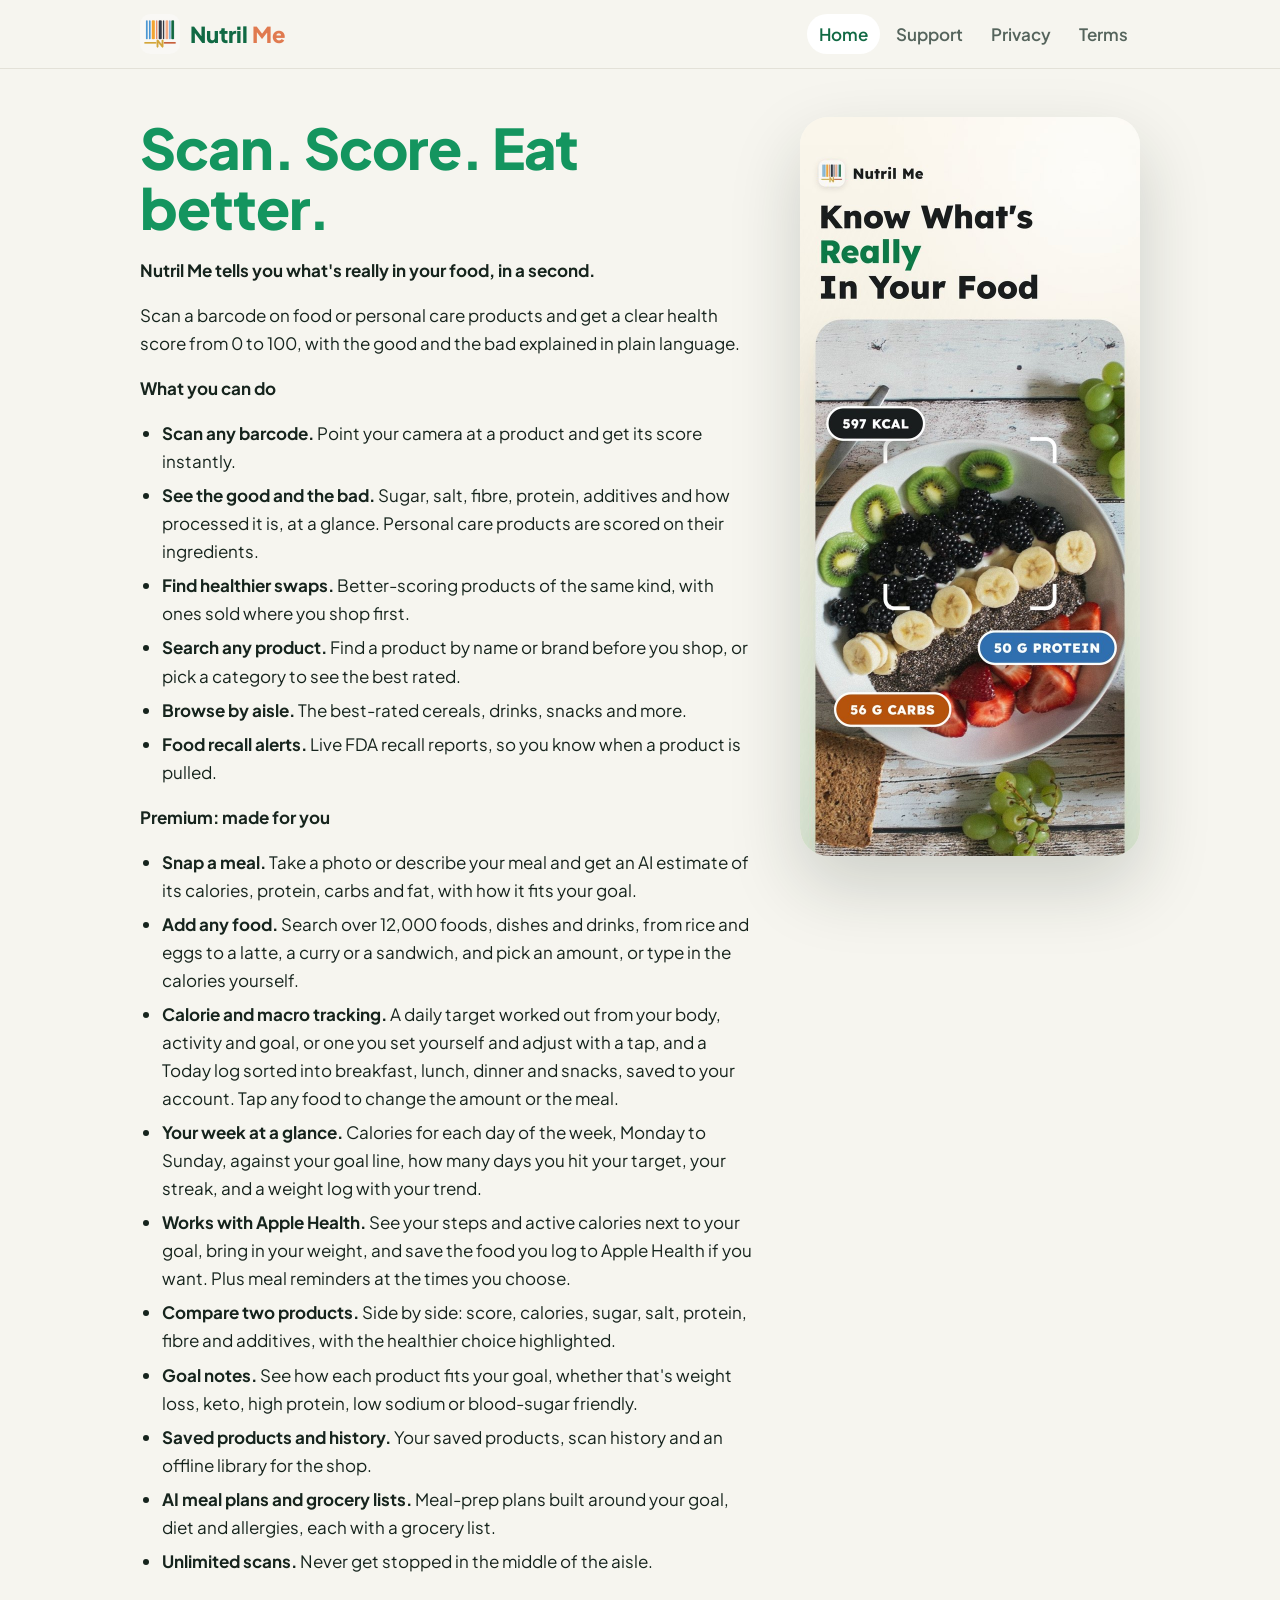
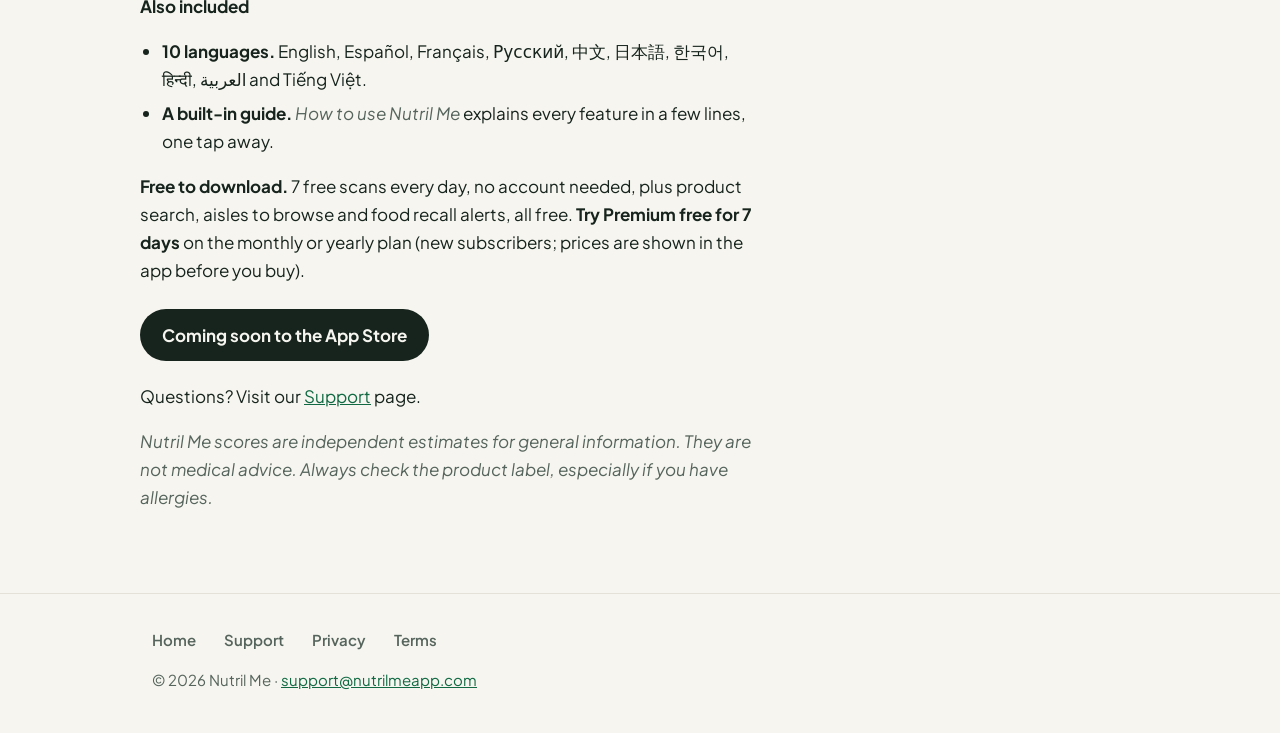
<file: index.html>
<!doctype html>
<html lang="en">
<head>
<meta charset="utf-8">
<meta name="viewport" content="width=device-width, initial-scale=1">
<title>Nutril Me: Scan. Score. Eat better.</title>
<meta name="description" content="Scan any barcode for a clear 0–100 health score and healthier swaps. Track calories and macros, snap a meal for an AI estimate, and get meal plans for your goal.">
<link rel="icon" href="/icon.png">
<link rel="apple-touch-icon" href="/icon.png">
<meta property="og:title" content="Nutril Me: Scan. Score. Eat better.">
<meta property="og:description" content="Scan any barcode for a clear 0–100 health score and healthier swaps. Track calories and macros, snap a meal for an AI estimate, and get meal plans for your goal.">
<meta property="og:image" content="https://nutrilmeapp.com/hero.jpg">
<link rel="preconnect" href="https://fonts.googleapis.com">
<link rel="preconnect" href="https://fonts.gstatic.com" crossorigin>
<link href="https://fonts.googleapis.com/css2?family=Plus+Jakarta+Sans:wght@400;600;700;800&display=swap" rel="stylesheet">
<link rel="stylesheet" href="/style.css">
</head>
<body>
<header class="top">
  <div class="wrap bar">
    <a class="brand" href="/"><img src="/icon.png" alt="" width="40" height="40"><span><b>Nutril</b> <i>Me</i></span></a>
    <nav><a href="/" aria-current="page">Home</a><a href="/support/">Support</a><a href="/privacy/">Privacy</a><a href="/terms/">Terms</a></nav>
  </div>
</header>
<main class="wrap home">
<div class="hero"><div class="copy"><h1>Scan. Score. Eat better.</h1>
<p><strong>Nutril Me tells you what&#39;s really in your food, in a second.</strong></p>
<p>Scan a barcode on food or personal care products and get a clear health score from 0 to 100, with the good and the bad explained in plain language.</p>
<p><strong>What you can do</strong></p>
<ul>
<li><strong>Scan any barcode.</strong> Point your camera at a product and get its score instantly.</li>
<li><strong>See the good and the bad.</strong> Sugar, salt, fibre, protein, additives and how processed it is, at a glance. Personal care products are scored on their ingredients.</li>
<li><strong>Find healthier swaps.</strong> Better-scoring products of the same kind, with ones sold where you shop first.</li>
<li><strong>Search any product.</strong> Find a product by name or brand before you shop, or pick a category to see the best rated.</li>
<li><strong>Browse by aisle.</strong> The best-rated cereals, drinks, snacks and more.</li>
<li><strong>Food recall alerts.</strong> Live FDA recall reports, so you know when a product is pulled.</li>
</ul>
<p><strong>Premium: made for you</strong></p>
<ul>
<li><strong>Snap a meal.</strong> Take a photo or describe your meal and get an AI estimate of its calories, protein, carbs and fat, with how it fits your goal.</li>
<li><strong>Add any food.</strong> Search over 12,000 foods, dishes and drinks, from rice and eggs to a latte, a curry or a sandwich, and pick an amount, or type in the calories yourself.</li>
<li><strong>Calorie and macro tracking.</strong> A daily target worked out from your body, activity and goal, or one you set yourself and adjust with a tap, and a Today log sorted into breakfast, lunch, dinner and snacks, saved to your account. Tap any food to change the amount or the meal.</li>
<li><strong>Your week at a glance.</strong> Calories for each day of the week, Monday to Sunday, against your goal line, how many days you hit your target, your streak, and a weight log with your trend.</li>
<li><strong>Works with Apple Health.</strong> See your steps and active calories next to your goal, bring in your weight, and save the food you log to Apple Health if you want. Plus meal reminders at the times you choose.</li>
<li><strong>Compare two products.</strong> Side by side: score, calories, sugar, salt, protein, fibre and additives, with the healthier choice highlighted.</li>
<li><strong>Goal notes.</strong> See how each product fits your goal, whether that&#39;s weight loss, keto, high protein, low sodium or blood-sugar friendly.</li>
<li><strong>Saved products and history.</strong> Your saved products, scan history and an offline library for the shop.</li>
<li><strong>AI meal plans and grocery lists.</strong> Meal-prep plans built around your goal, diet and allergies, each with a grocery list.</li>
<li><strong>Unlimited scans.</strong> Never get stopped in the middle of the aisle.</li>
</ul>
<p><strong>Also included</strong></p>
<ul>
<li><strong>10 languages.</strong> English, Español, Français, Русский, 中文, 日本語, 한국어, हिन्दी, العربية and Tiếng Việt.</li>
<li><strong>A built-in guide.</strong> <em>How to use Nutril Me</em> explains every feature in a few lines, one tap away.</li>
</ul>
<p><strong>Free to download.</strong> 7 free scans every day, no account needed, plus product search, aisles to browse and food recall alerts, all free. <strong>Try Premium free for 7 days</strong> on the monthly or yearly plan (new subscribers; prices are shown in the app before you buy).</p>
<p class="store">Coming soon to the App Store</p>

<p>Questions? Visit our <a href="/support/">Support</a> page.</p>
<p><em>Nutril Me scores are independent estimates for general information. They are not medical advice. Always check the product label, especially if you have allergies.</em></p>
</div><img class="shot" src="/hero.jpg" alt="Nutril Me: know what's really in your food. A meal photo with its calories, protein and carbs" width="680" height="1478"></div>
</main>
<footer class="foot">
  <div class="wrap">
    <nav><a href="/">Home</a><a href="/support/">Support</a><a href="/privacy/">Privacy</a><a href="/terms/">Terms</a></nav>
    <p>© 2026 Nutril Me · <a href="mailto:support@nutrilmeapp.com">support@nutrilmeapp.com</a></p>
  </div>
</footer>
</body>
</html>
</file>
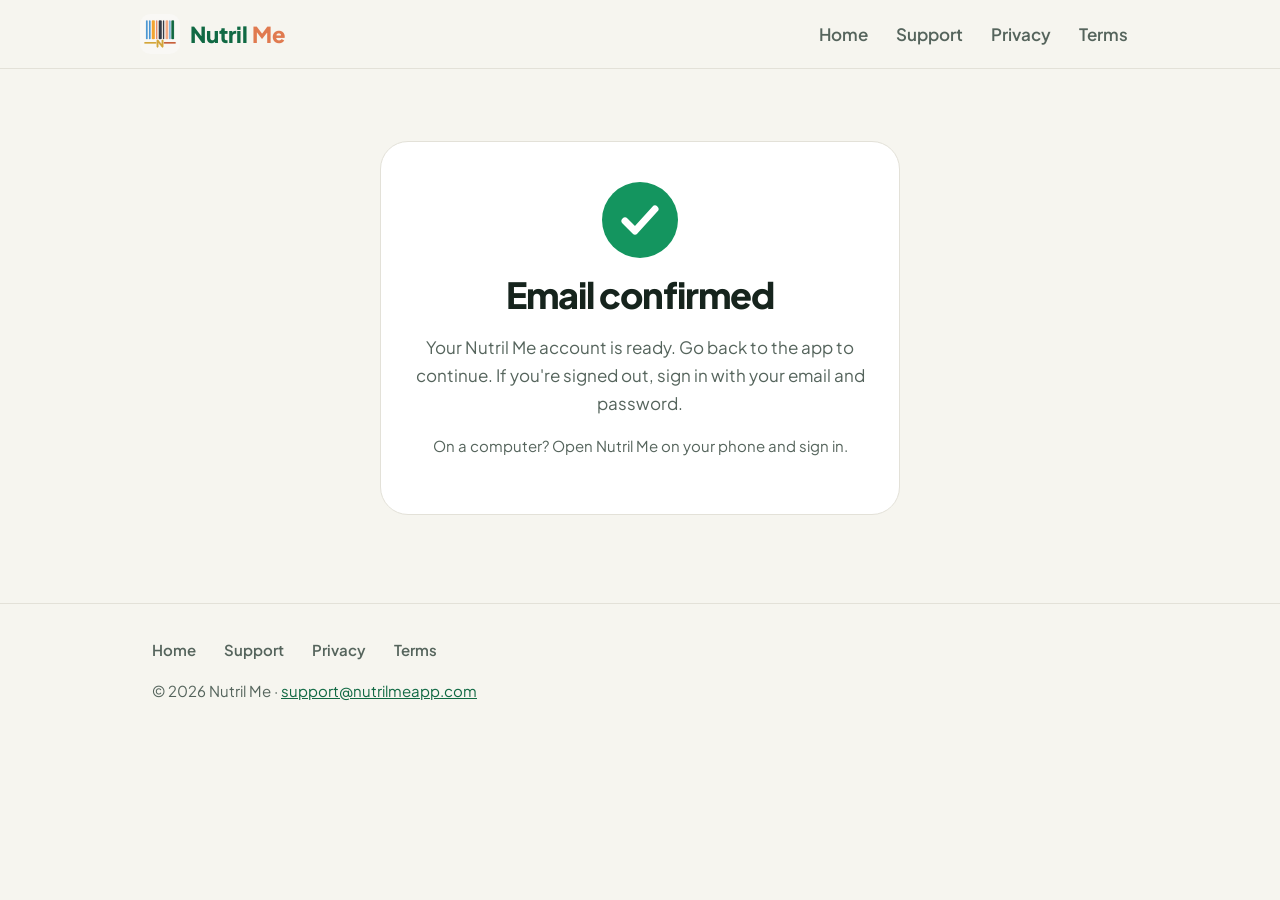
<file: confirmed/index.html>
<!doctype html>
<html lang="en">
<head>
<meta charset="utf-8">
<meta name="viewport" content="width=device-width, initial-scale=1">
<title>Email confirmed | Nutril Me</title>
<meta name="description" content="Your Nutril Me email address is confirmed.">
<meta name="robots" content="noindex">
<link rel="icon" href="/icon.png">
<link rel="apple-touch-icon" href="/icon.png">
<meta property="og:title" content="Email confirmed | Nutril Me">
<meta property="og:description" content="Your Nutril Me email address is confirmed.">
<meta property="og:image" content="https://nutrilmeapp.com/hero.jpg">
<link rel="preconnect" href="https://fonts.googleapis.com">
<link rel="preconnect" href="https://fonts.gstatic.com" crossorigin>
<link href="https://fonts.googleapis.com/css2?family=Plus+Jakarta+Sans:wght@400;600;700;800&display=swap" rel="stylesheet">
<link rel="stylesheet" href="/style.css">
</head>
<body>
<header class="top">
  <div class="wrap bar">
    <a class="brand" href="/"><img src="/icon.png" alt="" width="40" height="40"><span><b>Nutril</b> <i>Me</i></span></a>
    <nav><a href="/">Home</a><a href="/support/">Support</a><a href="/privacy/">Privacy</a><a href="/terms/">Terms</a></nav>
  </div>
</header>
<main class="wrap doc">
<section class="confirm" id="confirm" hidden>
  <svg class="confirm-icon ok" viewBox="0 0 76 76" aria-hidden="true">
    <circle cx="38" cy="38" r="38"/><path d="M23 39l10 10 20-22" fill="none" stroke="#fff" stroke-width="7" stroke-linecap="round" stroke-linejoin="round"/>
  </svg>
  <svg class="confirm-icon bad" viewBox="0 0 76 76" aria-hidden="true">
    <circle cx="38" cy="38" r="38"/><path d="M38 20v22" stroke="#fff" stroke-width="7" stroke-linecap="round"/><circle cx="38" cy="55" r="4.5" fill="#fff"/>
  </svg>
  <h1 data-t="title"></h1>
  <p data-t="body"></p>
  <a class="store open-app" id="open-app" href="com.nutrilme.app://auth-callback?next=/you" hidden data-t="open"></a>
  <p class="muted" id="desktop-note" data-t="desktop" hidden></p>
</section>
<noscript>
  <section class="confirm">
    <h1>Email confirmed</h1>
    <p>Your Nutril Me account is ready. Go back to the app to continue. If you're signed out, sign in with your email and password.</p>
  </section>
</noscript>
<script>
  // Supabase sends people here from the "Confirm your email" link. A failed link
  // (expired or already used) arrives with error details in the query or fragment.
  (function () {
    var T = {
      en: { ok: "Email confirmed", okBody: "Your Nutril Me account is ready. Go back to the app to continue. If you're signed out, sign in with your email and password.", bad: "This link has expired", badBody: "Confirmation links work only once and expire after a while. If you already tapped it, your email is confirmed: just sign in. Otherwise, open Nutril Me and sign up again to get a new link.", open: "Open Nutril Me", desktop: "On a computer? Open Nutril Me on your phone and sign in." },
      es: { ok: "Correo confirmado", okBody: "Tu cuenta de Nutril Me está lista. Vuelve a la app para continuar. Si cerraste sesión, inicia sesión con tu correo y contraseña.", bad: "Este enlace ha caducado", badBody: "Los enlaces de confirmación funcionan una sola vez y caducan al cabo de un tiempo. Si ya lo tocaste, tu correo está confirmado: solo inicia sesión. Si no, abre Nutril Me y regístrate de nuevo para recibir un enlace nuevo.", open: "Abrir Nutril Me", desktop: "¿Estás en una computadora? Abre Nutril Me en tu teléfono e inicia sesión." },
      fr: { ok: "E-mail confirmé", okBody: "Votre compte Nutril Me est prêt. Revenez dans l'app pour continuer. Si vous êtes déconnecté, connectez-vous avec votre e-mail et votre mot de passe.", bad: "Ce lien a expiré", badBody: "Les liens de confirmation ne fonctionnent qu'une fois et expirent au bout d'un certain temps. Si vous l'avez déjà utilisé, votre e-mail est confirmé : connectez-vous simplement. Sinon, ouvrez Nutril Me et inscrivez-vous à nouveau pour recevoir un nouveau lien.", open: "Ouvrir Nutril Me", desktop: "Sur un ordinateur ? Ouvrez Nutril Me sur votre téléphone et connectez-vous." },
      ru: { ok: "Почта подтверждена", okBody: "Ваш аккаунт Nutril Me готов. Вернитесь в приложение, чтобы продолжить. Если вы вышли из аккаунта, войдите с помощью почты и пароля.", bad: "Срок действия ссылки истёк", badBody: "Ссылка подтверждения работает один раз и через некоторое время перестаёт действовать. Если вы уже нажимали её, почта подтверждена: просто войдите. Иначе откройте Nutril Me и зарегистрируйтесь снова, чтобы получить новую ссылку.", open: "Открыть Nutril Me", desktop: "Вы за компьютером? Откройте Nutril Me на телефоне и войдите." },
      zh: { ok: "邮箱已确认", okBody: "你的 Nutril Me 账户已准备就绪。返回 App 继续使用。如果你已退出登录，请用邮箱和密码登录。", bad: "此链接已过期", badBody: "确认链接只能使用一次，并会在一段时间后失效。如果你已经点过，邮箱已确认，直接登录即可。否则请打开 Nutril Me 重新注册以获取新链接。", open: "打开 Nutril Me", desktop: "在电脑上？请在手机上打开 Nutril Me 并登录。" },
      ja: { ok: "メールアドレスを確認しました", okBody: "Nutril Me のアカウントの準備ができました。アプリに戻って続けてください。サインアウトしている場合は、メールアドレスとパスワードでサインインしてください。", bad: "このリンクは期限切れです", badBody: "確認リンクは1回のみ有効で、一定時間が経つと期限切れになります。すでにタップした場合はメールアドレスは確認済みなので、サインインしてください。そうでない場合は、Nutril Me を開いてもう一度登録し、新しいリンクを受け取ってください。", open: "Nutril Me を開く", desktop: "パソコンをお使いですか？スマートフォンで Nutril Me を開いてサインインしてください。" },
      ko: { ok: "이메일이 확인되었습니다", okBody: "Nutril Me 계정이 준비되었습니다. 앱으로 돌아가 계속하세요. 로그아웃된 경우 이메일과 비밀번호로 로그인하세요.", bad: "링크가 만료되었습니다", badBody: "확인 링크는 한 번만 사용할 수 있으며 일정 시간이 지나면 만료됩니다. 이미 눌렀다면 이메일은 확인된 상태이니 로그인하세요. 그렇지 않다면 Nutril Me를 열고 다시 가입해 새 링크를 받으세요.", open: "Nutril Me 열기", desktop: "컴퓨터에서 보고 계신가요? 휴대폰에서 Nutril Me를 열고 로그인하세요." },
      hi: { ok: "ईमेल की पुष्टि हो गई", okBody: "आपका Nutril Me खाता तैयार है। जारी रखने के लिए ऐप पर वापस जाएँ। अगर आप साइन आउट हैं, तो अपने ईमेल और पासवर्ड से साइन इन करें।", bad: "यह लिंक समाप्त हो गया है", badBody: "पुष्टि लिंक केवल एक बार काम करते हैं और कुछ समय बाद समाप्त हो जाते हैं। अगर आपने पहले ही टैप कर दिया है, तो आपका ईमेल पुष्ट है: बस साइन इन करें। नहीं तो Nutril Me खोलें और नया लिंक पाने के लिए फिर से साइन अप करें।", open: "Nutril Me खोलें", desktop: "कंप्यूटर पर हैं? अपने फ़ोन पर Nutril Me खोलें और साइन इन करें।" },
      ar: { ok: "تم تأكيد البريد الإلكتروني", okBody: "حسابك في Nutril Me جاهز. عد إلى التطبيق للمتابعة. إذا كنت قد سجّلت الخروج، فسجّل الدخول ببريدك الإلكتروني وكلمة المرور.", bad: "انتهت صلاحية هذا الرابط", badBody: "تعمل روابط التأكيد مرة واحدة وتنتهي صلاحيتها بعد مدة. إذا كنت قد ضغطت عليه من قبل، فبريدك مؤكَّد: ما عليك إلا تسجيل الدخول. وإلا فافتح Nutril Me وسجّل مرة أخرى للحصول على رابط جديد.", open: "افتح Nutril Me", desktop: "هل تستخدم حاسوبًا؟ افتح Nutril Me على هاتفك وسجّل الدخول." },
      vi: { ok: "Đã xác nhận email", okBody: "Tài khoản Nutril Me của bạn đã sẵn sàng. Quay lại ứng dụng để tiếp tục. Nếu bạn đã đăng xuất, hãy đăng nhập bằng email và mật khẩu.", bad: "Liên kết này đã hết hạn", badBody: "Liên kết xác nhận chỉ dùng được một lần và sẽ hết hạn sau một thời gian. Nếu bạn đã nhấn rồi thì email đã được xác nhận: chỉ cần đăng nhập. Nếu chưa, hãy mở Nutril Me và đăng ký lại để nhận liên kết mới.", open: "Mở Nutril Me", desktop: "Đang dùng máy tính? Hãy mở Nutril Me trên điện thoại và đăng nhập." }
    };
    var langs = (navigator.languages || [navigator.language || "en"]).map(function (l) { return String(l).slice(0, 2).toLowerCase(); });
    var lang = langs.filter(function (l) { return T[l]; })[0] || "en";
    var s = T[lang];

    var params = new URLSearchParams(location.search + "&" + location.hash.replace(/^#/, ""));
    var failed = params.has("error") || params.has("error_code") || params.has("error_description");

    document.documentElement.lang = lang;
    if (lang === "ar") document.documentElement.dir = "rtl";
    var text = {
      title: failed ? s.bad : s.ok,
      body: failed ? s.badBody : s.okBody,
      open: s.open,
      desktop: s.desktop
    };
    document.title = text.title + " | Nutril Me";
    document.querySelectorAll("[data-t]").forEach(function (el) { el.textContent = text[el.getAttribute("data-t")]; });

    var box = document.getElementById("confirm");
    box.classList.toggle("failed", failed);
    box.hidden = false;
    // The app is on iPhone (and iPad) only: elsewhere, point people to their phone instead.
    var phone = /iPhone|iPad|iPod/i.test(navigator.userAgent) ||
      (navigator.platform === "MacIntel" && navigator.maxTouchPoints > 1);
    document.getElementById(phone ? "open-app" : "desktop-note").hidden = false;
    // The one-time code in the address isn't needed here: drop it from the address bar.
    history.replaceState(null, "", location.pathname);
  })();
</script>

</main>
<footer class="foot">
  <div class="wrap">
    <nav><a href="/">Home</a><a href="/support/">Support</a><a href="/privacy/">Privacy</a><a href="/terms/">Terms</a></nav>
    <p>© 2026 Nutril Me · <a href="mailto:support@nutrilmeapp.com">support@nutrilmeapp.com</a></p>
  </div>
</footer>
</body>
</html>
</file>
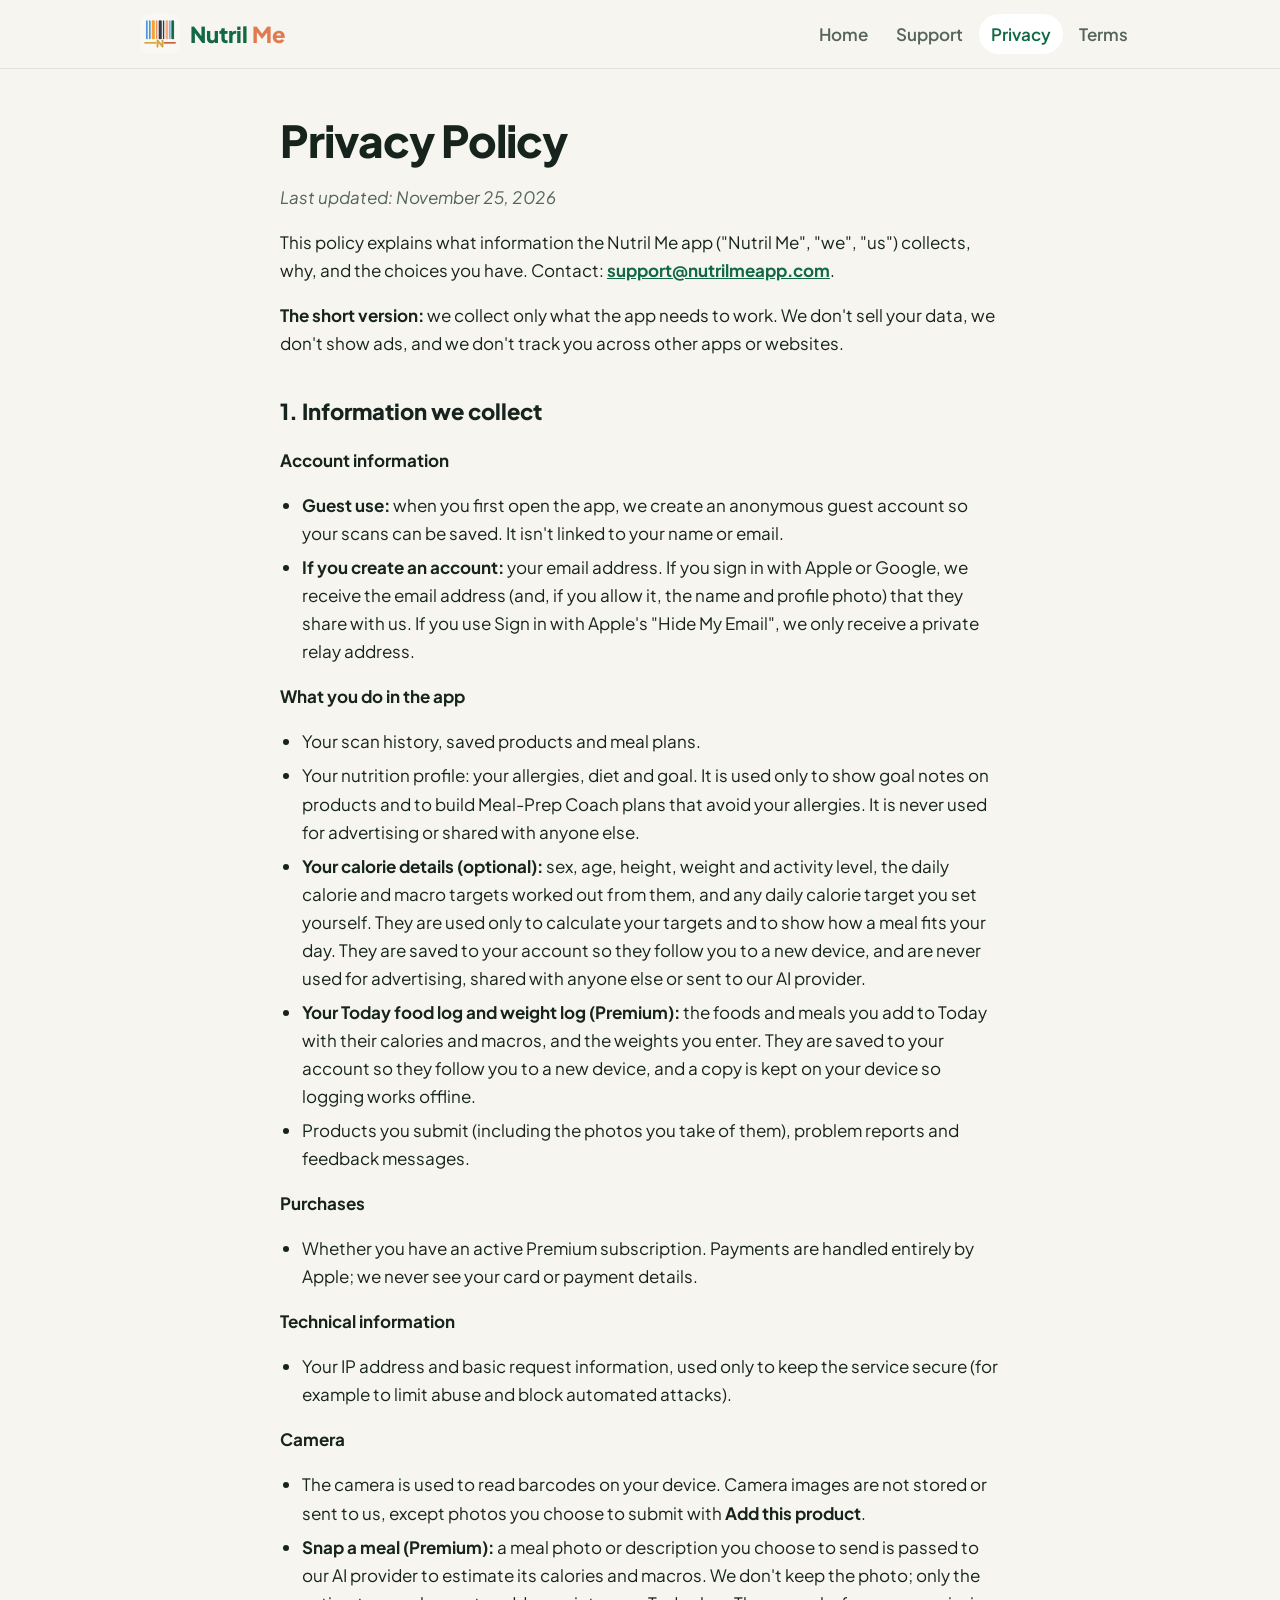
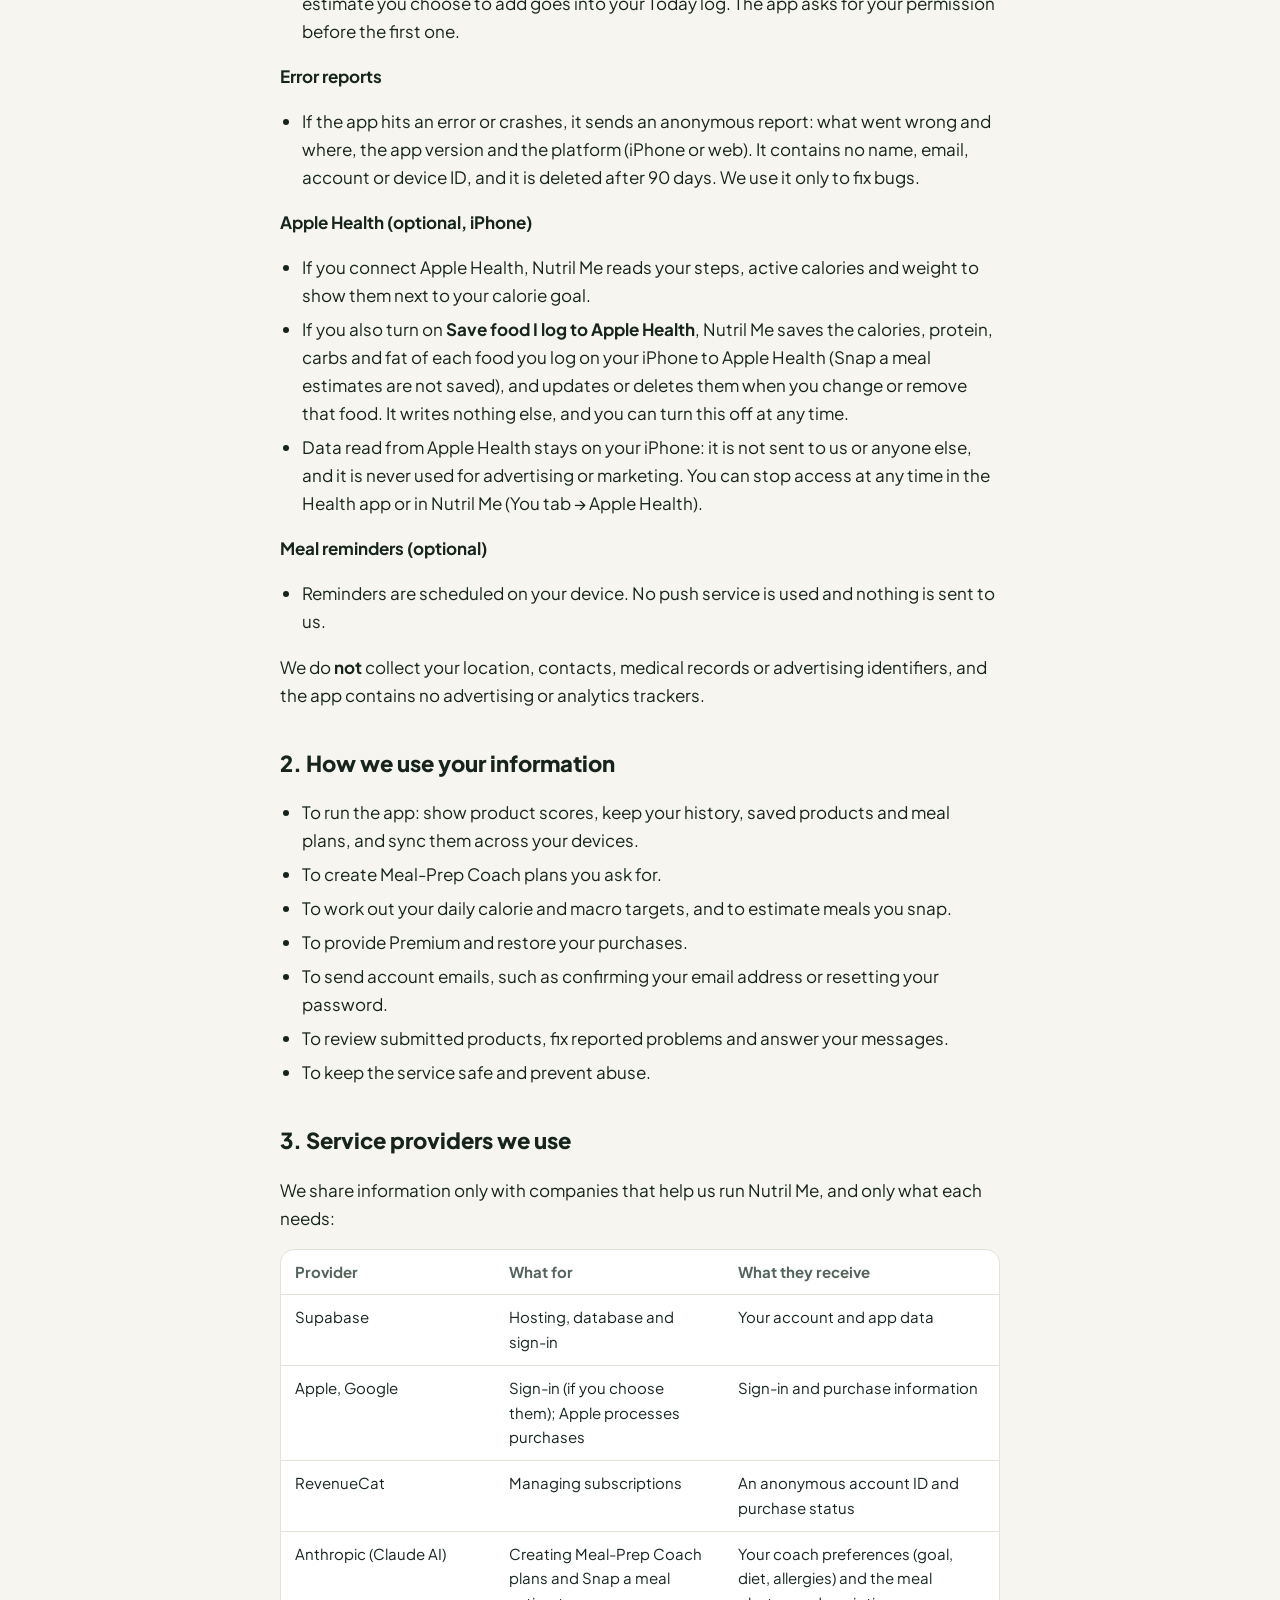
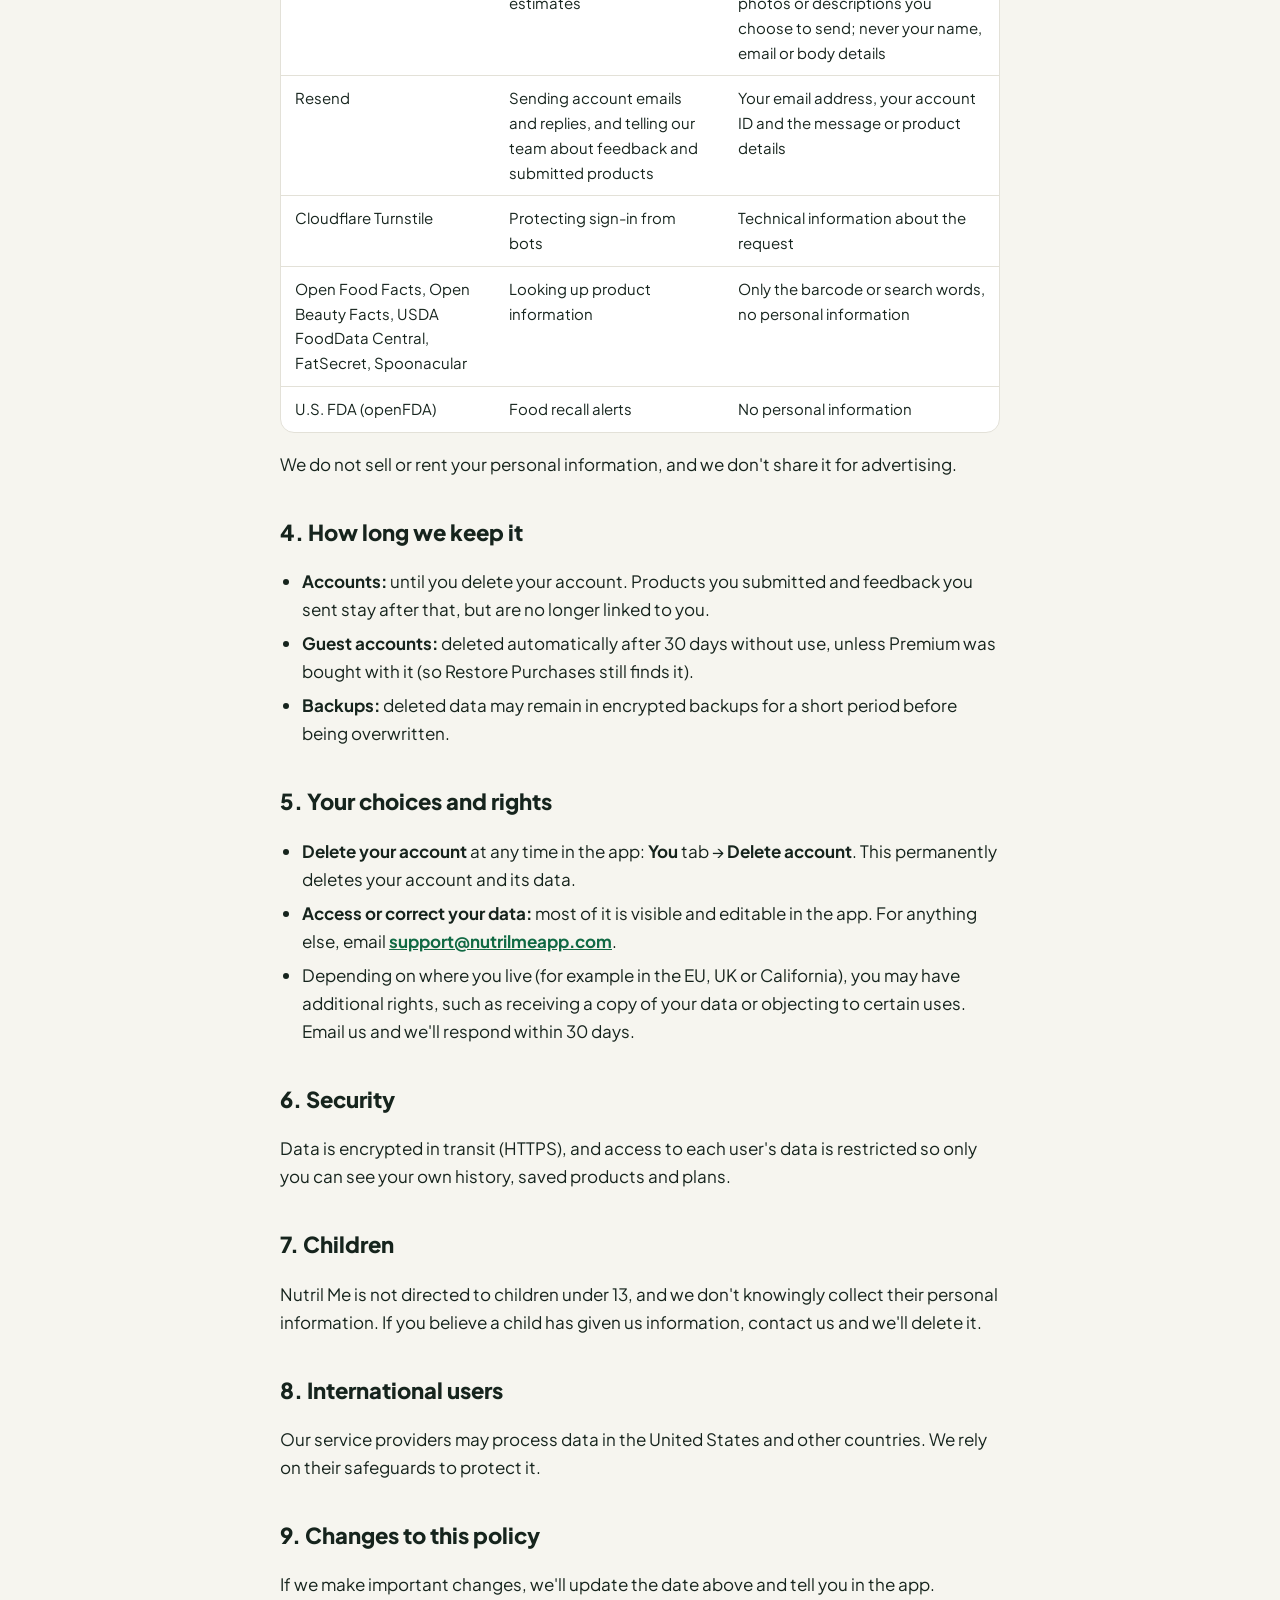
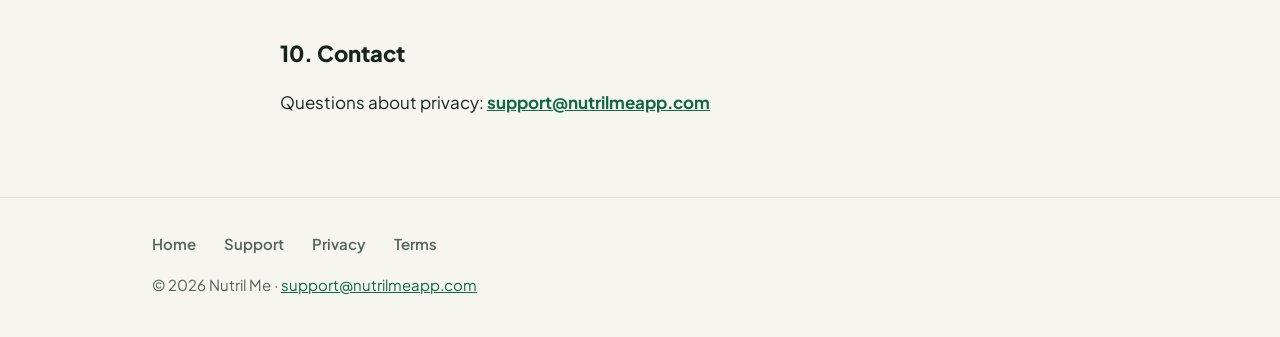
<file: privacy/index.html>
<!doctype html>
<html lang="en">
<head>
<meta charset="utf-8">
<meta name="viewport" content="width=device-width, initial-scale=1">
<title>Privacy Policy | Nutril Me</title>
<meta name="description" content="How the Nutril Me app handles your information.">
<link rel="icon" href="/icon.png">
<link rel="apple-touch-icon" href="/icon.png">
<meta property="og:title" content="Privacy Policy | Nutril Me">
<meta property="og:description" content="How the Nutril Me app handles your information.">
<meta property="og:image" content="https://nutrilmeapp.com/hero.jpg">
<link rel="preconnect" href="https://fonts.googleapis.com">
<link rel="preconnect" href="https://fonts.gstatic.com" crossorigin>
<link href="https://fonts.googleapis.com/css2?family=Plus+Jakarta+Sans:wght@400;600;700;800&display=swap" rel="stylesheet">
<link rel="stylesheet" href="/style.css">
</head>
<body>
<header class="top">
  <div class="wrap bar">
    <a class="brand" href="/"><img src="/icon.png" alt="" width="40" height="40"><span><b>Nutril</b> <i>Me</i></span></a>
    <nav><a href="/">Home</a><a href="/support/">Support</a><a href="/privacy/" aria-current="page">Privacy</a><a href="/terms/">Terms</a></nav>
  </div>
</header>
<main class="wrap doc">
<h1>Privacy Policy</h1>
<p><em>Last updated: November 25, 2026</em></p>
<p>This policy explains what information the Nutril Me app (&quot;Nutril Me&quot;, &quot;we&quot;, &quot;us&quot;) collects, why, and the choices you have. Contact: <strong><a href="mailto:support@nutrilmeapp.com">support@nutrilmeapp.com</a></strong>.</p>
<p><strong>The short version:</strong> we collect only what the app needs to work. We don&#39;t sell your data, we don&#39;t show ads, and we don&#39;t track you across other apps or websites.</p>
<h2>1. Information we collect</h2>
<p><strong>Account information</strong></p>
<ul>
<li><strong>Guest use:</strong> when you first open the app, we create an anonymous guest account so your scans can be saved. It isn&#39;t linked to your name or email.</li>
<li><strong>If you create an account:</strong> your email address. If you sign in with Apple or Google, we receive the email address (and, if you allow it, the name and profile photo) that they share with us. If you use Sign in with Apple&#39;s &quot;Hide My Email&quot;, we only receive a private relay address.</li>
</ul>
<p><strong>What you do in the app</strong></p>
<ul>
<li>Your scan history, saved products and meal plans.</li>
<li>Your nutrition profile: your allergies, diet and goal. It is used only to show goal notes on products and to build Meal-Prep Coach plans that avoid your allergies. It is never used for advertising or shared with anyone else.</li>
<li><strong>Your calorie details (optional):</strong> sex, age, height, weight and activity level, the daily calorie and macro targets worked out from them, and any daily calorie target you set yourself. They are used only to calculate your targets and to show how a meal fits your day. They are saved to your account so they follow you to a new device, and are never used for advertising, shared with anyone else or sent to our AI provider.</li>
<li><strong>Your Today food log and weight log (Premium):</strong> the foods and meals you add to Today with their calories and macros, and the weights you enter. They are saved to your account so they follow you to a new device, and a copy is kept on your device so logging works offline.</li>
<li>Products you submit (including the photos you take of them), problem reports and feedback messages.</li>
</ul>
<p><strong>Purchases</strong></p>
<ul>
<li>Whether you have an active Premium subscription. Payments are handled entirely by Apple; we never see your card or payment details.</li>
</ul>
<p><strong>Technical information</strong></p>
<ul>
<li>Your IP address and basic request information, used only to keep the service secure (for example to limit abuse and block automated attacks).</li>
</ul>
<p><strong>Camera</strong></p>
<ul>
<li>The camera is used to read barcodes on your device. Camera images are not stored or sent to us, except photos you choose to submit with <strong>Add this product</strong>.</li>
<li><strong>Snap a meal (Premium):</strong> a meal photo or description you choose to send is passed to our AI provider to estimate its calories and macros. We don&#39;t keep the photo; only the estimate you choose to add goes into your Today log. The app asks for your permission before the first one.</li>
</ul>
<p><strong>Error reports</strong></p>
<ul>
<li>If the app hits an error or crashes, it sends an anonymous report: what went wrong and where, the app version and the platform (iPhone or web). It contains no name, email, account or device ID, and it is deleted after 90 days. We use it only to fix bugs.</li>
</ul>
<p><strong>Apple Health (optional, iPhone)</strong></p>
<ul>
<li>If you connect Apple Health, Nutril Me reads your steps, active calories and weight to show them next to your calorie goal.</li>
<li>If you also turn on <strong>Save food I log to Apple Health</strong>, Nutril Me saves the calories, protein, carbs and fat of each food you log on your iPhone to Apple Health (Snap a meal estimates are not saved), and updates or deletes them when you change or remove that food. It writes nothing else, and you can turn this off at any time.</li>
<li>Data read from Apple Health stays on your iPhone: it is not sent to us or anyone else, and it is never used for advertising or marketing. You can stop access at any time in the Health app or in Nutril Me (You tab → Apple Health).</li>
</ul>
<p><strong>Meal reminders (optional)</strong></p>
<ul>
<li>Reminders are scheduled on your device. No push service is used and nothing is sent to us.</li>
</ul>
<p>We do <strong>not</strong> collect your location, contacts, medical records or advertising identifiers, and the app contains no advertising or analytics trackers.</p>
<h2>2. How we use your information</h2>
<ul>
<li>To run the app: show product scores, keep your history, saved products and meal plans, and sync them across your devices.</li>
<li>To create Meal-Prep Coach plans you ask for.</li>
<li>To work out your daily calorie and macro targets, and to estimate meals you snap.</li>
<li>To provide Premium and restore your purchases.</li>
<li>To send account emails, such as confirming your email address or resetting your password.</li>
<li>To review submitted products, fix reported problems and answer your messages.</li>
<li>To keep the service safe and prevent abuse.</li>
</ul>
<h2>3. Service providers we use</h2>
<p>We share information only with companies that help us run Nutril Me, and only what each needs:</p>
<div class="table"><table>
<thead>
<tr>
<th>Provider</th>
<th>What for</th>
<th>What they receive</th>
</tr>
</thead>
<tbody><tr>
<td>Supabase</td>
<td>Hosting, database and sign-in</td>
<td>Your account and app data</td>
</tr>
<tr>
<td>Apple, Google</td>
<td>Sign-in (if you choose them); Apple processes purchases</td>
<td>Sign-in and purchase information</td>
</tr>
<tr>
<td>RevenueCat</td>
<td>Managing subscriptions</td>
<td>An anonymous account ID and purchase status</td>
</tr>
<tr>
<td>Anthropic (Claude AI)</td>
<td>Creating Meal-Prep Coach plans and Snap a meal estimates</td>
<td>Your coach preferences (goal, diet, allergies) and the meal photos or descriptions you choose to send; never your name, email or body details</td>
</tr>
<tr>
<td>Resend</td>
<td>Sending account emails and replies, and telling our team about feedback and submitted products</td>
<td>Your email address, your account ID and the message or product details</td>
</tr>
<tr>
<td>Cloudflare Turnstile</td>
<td>Protecting sign-in from bots</td>
<td>Technical information about the request</td>
</tr>
<tr>
<td>Open Food Facts, Open Beauty Facts, USDA FoodData Central, FatSecret, Spoonacular</td>
<td>Looking up product information</td>
<td>Only the barcode or search words, no personal information</td>
</tr>
<tr>
<td>U.S. FDA (openFDA)</td>
<td>Food recall alerts</td>
<td>No personal information</td>
</tr>
</tbody></table></div>
<p>We do not sell or rent your personal information, and we don&#39;t share it for advertising.</p>
<h2>4. How long we keep it</h2>
<ul>
<li><strong>Accounts:</strong> until you delete your account. Products you submitted and feedback you sent stay after that, but are no longer linked to you.</li>
<li><strong>Guest accounts:</strong> deleted automatically after 30 days without use, unless Premium was bought with it (so Restore Purchases still finds it).</li>
<li><strong>Backups:</strong> deleted data may remain in encrypted backups for a short period before being overwritten.</li>
</ul>
<h2>5. Your choices and rights</h2>
<ul>
<li><strong>Delete your account</strong> at any time in the app: <strong>You</strong> tab → <strong>Delete account</strong>. This permanently deletes your account and its data.</li>
<li><strong>Access or correct your data:</strong> most of it is visible and editable in the app. For anything else, email <strong><a href="mailto:support@nutrilmeapp.com">support@nutrilmeapp.com</a></strong>.</li>
<li>Depending on where you live (for example in the EU, UK or California), you may have additional rights, such as receiving a copy of your data or objecting to certain uses. Email us and we&#39;ll respond within 30 days.</li>
</ul>
<h2>6. Security</h2>
<p>Data is encrypted in transit (HTTPS), and access to each user&#39;s data is restricted so only you can see your own history, saved products and plans.</p>
<h2>7. Children</h2>
<p>Nutril Me is not directed to children under 13, and we don&#39;t knowingly collect their personal information. If you believe a child has given us information, contact us and we&#39;ll delete it.</p>
<h2>8. International users</h2>
<p>Our service providers may process data in the United States and other countries. We rely on their safeguards to protect it.</p>
<h2>9. Changes to this policy</h2>
<p>If we make important changes, we&#39;ll update the date above and tell you in the app.</p>
<h2>10. Contact</h2>
<p>Questions about privacy: <strong><a href="mailto:support@nutrilmeapp.com">support@nutrilmeapp.com</a></strong></p>

</main>
<footer class="foot">
  <div class="wrap">
    <nav><a href="/">Home</a><a href="/support/">Support</a><a href="/privacy/">Privacy</a><a href="/terms/">Terms</a></nav>
    <p>© 2026 Nutril Me · <a href="mailto:support@nutrilmeapp.com">support@nutrilmeapp.com</a></p>
  </div>
</footer>
</body>
</html>
</file>
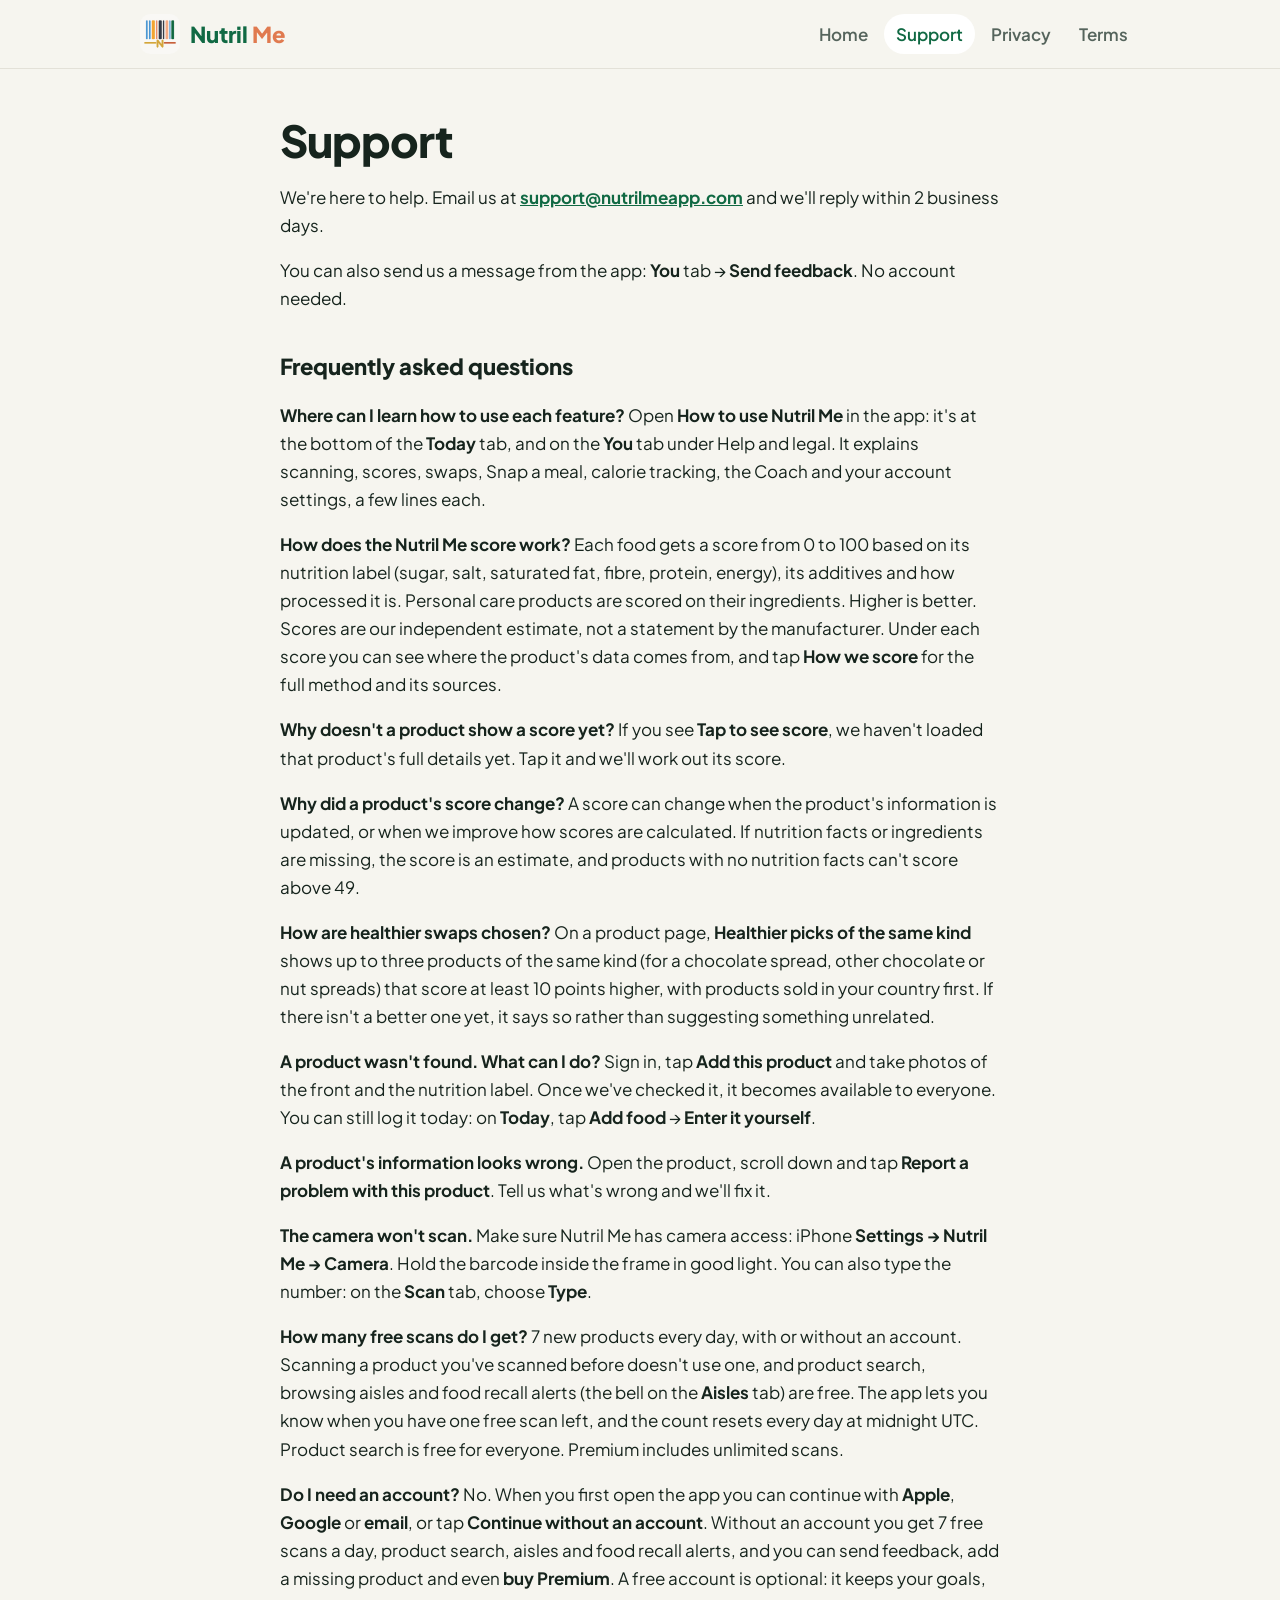
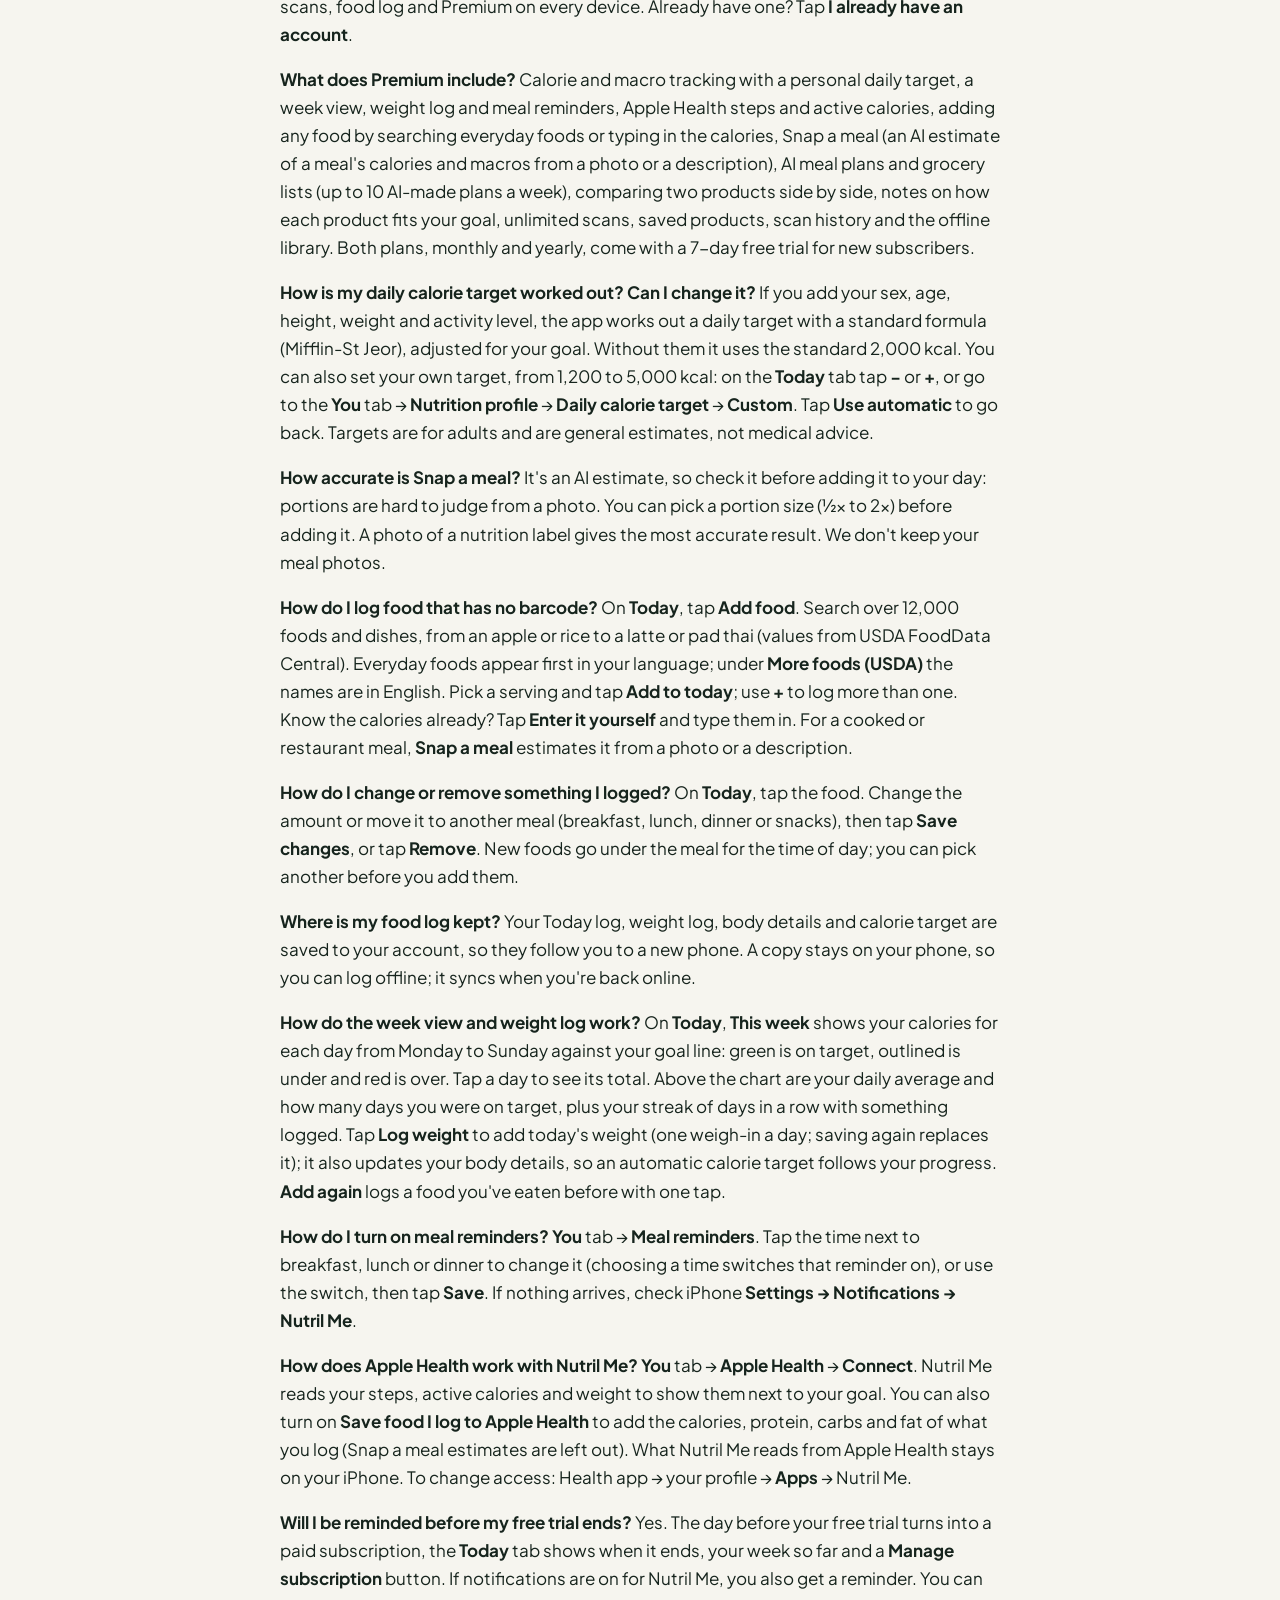
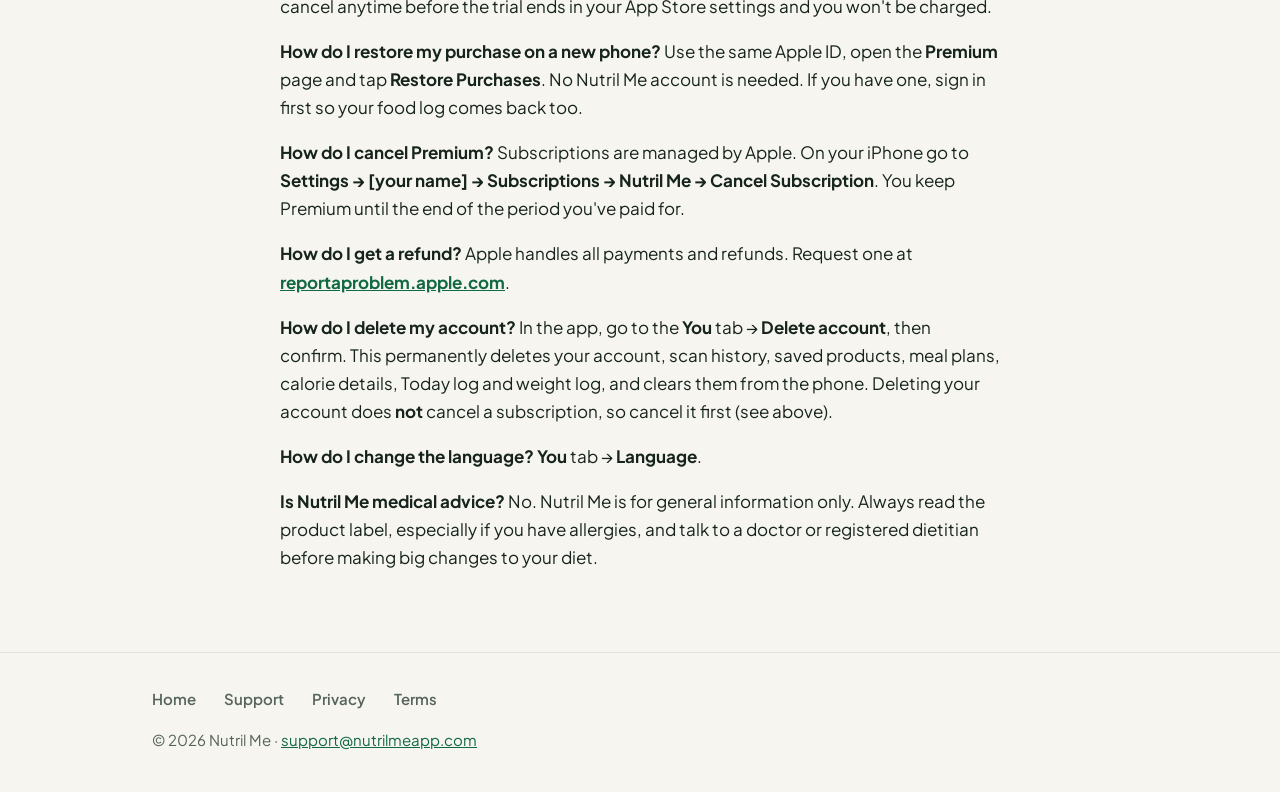
<file: support/index.html>
<!doctype html>
<html lang="en">
<head>
<meta charset="utf-8">
<meta name="viewport" content="width=device-width, initial-scale=1">
<title>Support | Nutril Me</title>
<meta name="description" content="Help, FAQs and contact for the Nutril Me app.">
<link rel="icon" href="/icon.png">
<link rel="apple-touch-icon" href="/icon.png">
<meta property="og:title" content="Support | Nutril Me">
<meta property="og:description" content="Help, FAQs and contact for the Nutril Me app.">
<meta property="og:image" content="https://nutrilmeapp.com/hero.jpg">
<link rel="preconnect" href="https://fonts.googleapis.com">
<link rel="preconnect" href="https://fonts.gstatic.com" crossorigin>
<link href="https://fonts.googleapis.com/css2?family=Plus+Jakarta+Sans:wght@400;600;700;800&display=swap" rel="stylesheet">
<link rel="stylesheet" href="/style.css">
</head>
<body>
<header class="top">
  <div class="wrap bar">
    <a class="brand" href="/"><img src="/icon.png" alt="" width="40" height="40"><span><b>Nutril</b> <i>Me</i></span></a>
    <nav><a href="/">Home</a><a href="/support/" aria-current="page">Support</a><a href="/privacy/">Privacy</a><a href="/terms/">Terms</a></nav>
  </div>
</header>
<main class="wrap doc">
<h1>Support</h1>
<p>We&#39;re here to help. Email us at <strong><a href="mailto:support@nutrilmeapp.com">support@nutrilmeapp.com</a></strong> and we&#39;ll reply within 2 business days.</p>
<p>You can also send us a message from the app: <strong>You</strong> tab → <strong>Send feedback</strong>. No account needed.</p>
<h2>Frequently asked questions</h2>
<p><strong>Where can I learn how to use each feature?</strong>
Open <strong>How to use Nutril Me</strong> in the app: it's at the bottom of the <strong>Today</strong> tab, and on the <strong>You</strong> tab under Help and legal. It explains scanning, scores, swaps, Snap a meal, calorie tracking, the Coach and your account settings, a few lines each.</p>
<p><strong>How does the Nutril Me score work?</strong>
Each food gets a score from 0 to 100 based on its nutrition label (sugar, salt, saturated fat, fibre, protein, energy), its additives and how processed it is. Personal care products are scored on their ingredients. Higher is better. Scores are our independent estimate, not a statement by the manufacturer. Under each score you can see where the product&#39;s data comes from, and tap <strong>How we score</strong> for the full method and its sources.</p>
<p><strong>Why doesn&#39;t a product show a score yet?</strong>
If you see <strong>Tap to see score</strong>, we haven&#39;t loaded that product&#39;s full details yet. Tap it and we&#39;ll work out its score.</p>
<p><strong>Why did a product&#39;s score change?</strong>
A score can change when the product&#39;s information is updated, or when we improve how scores are calculated. If nutrition facts or ingredients are missing, the score is an estimate, and products with no nutrition facts can&#39;t score above 49.</p>
<p><strong>How are healthier swaps chosen?</strong>
On a product page, <strong>Healthier picks of the same kind</strong> shows up to three products of the same kind (for a chocolate spread, other chocolate or nut spreads) that score at least 10 points higher, with products sold in your country first. If there isn&#39;t a better one yet, it says so rather than suggesting something unrelated.</p>
<p><strong>A product wasn&#39;t found. What can I do?</strong>
Sign in, tap <strong>Add this product</strong> and take photos of the front and the nutrition label. Once we&#39;ve checked it, it becomes available to everyone. You can still log it today: on <strong>Today</strong>, tap <strong>Add food</strong> → <strong>Enter it yourself</strong>.</p>
<p><strong>A product&#39;s information looks wrong.</strong>
Open the product, scroll down and tap <strong>Report a problem with this product</strong>. Tell us what&#39;s wrong and we&#39;ll fix it.</p>
<p><strong>The camera won&#39;t scan.</strong>
Make sure Nutril Me has camera access: iPhone <strong>Settings → Nutril Me → Camera</strong>. Hold the barcode inside the frame in good light. You can also type the number: on the <strong>Scan</strong> tab, choose <strong>Type</strong>.</p>
<p><strong>How many free scans do I get?</strong>
7 new products every day, with or without an account. Scanning a product you&#39;ve scanned before doesn&#39;t use one, and product search, browsing aisles and food recall alerts (the bell on the <strong>Aisles</strong> tab) are free. The app lets you know when you have one free scan left, and the count resets every day at midnight UTC. Product search is free for everyone. Premium includes unlimited scans.</p>
<p><strong>Do I need an account?</strong>
No. When you first open the app you can continue with <strong>Apple</strong>, <strong>Google</strong> or <strong>email</strong>, or tap <strong>Continue without an account</strong>. Without an account you get 7 free scans a day, product search, aisles and food recall alerts, and you can send feedback, add a missing product and even <strong>buy Premium</strong>. A free account is optional: it keeps your goals, scans, food log and Premium on every device. Already have one? Tap <strong>I already have an account</strong>.</p>
<p><strong>What does Premium include?</strong>
Calorie and macro tracking with a personal daily target, a week view, weight log and meal reminders, Apple Health steps and active calories, adding any food by searching everyday foods or typing in the calories, Snap a meal (an AI estimate of a meal&#39;s calories and macros from a photo or a description), AI meal plans and grocery lists (up to 10 AI-made plans a week), comparing two products side by side, notes on how each product fits your goal, unlimited scans, saved products, scan history and the offline library. Both plans, monthly and yearly, come with a 7-day free trial for new subscribers.</p>
<p><strong>How is my daily calorie target worked out? Can I change it?</strong>
If you add your sex, age, height, weight and activity level, the app works out a daily target with a standard formula (Mifflin-St Jeor), adjusted for your goal. Without them it uses the standard 2,000 kcal. You can also set your own target, from 1,200 to 5,000 kcal: on the <strong>Today</strong> tab tap <strong>−</strong> or <strong>+</strong>, or go to the <strong>You</strong> tab → <strong>Nutrition profile</strong> → <strong>Daily calorie target</strong> → <strong>Custom</strong>. Tap <strong>Use automatic</strong> to go back. Targets are for adults and are general estimates, not medical advice.</p>
<p><strong>How accurate is Snap a meal?</strong>
It&#39;s an AI estimate, so check it before adding it to your day: portions are hard to judge from a photo. You can pick a portion size (½× to 2×) before adding it. A photo of a nutrition label gives the most accurate result. We don&#39;t keep your meal photos.</p>
<p><strong>How do I log food that has no barcode?</strong>
On <strong>Today</strong>, tap <strong>Add food</strong>. Search over 12,000 foods and dishes, from an apple or rice to a latte or pad thai (values from USDA FoodData Central). Everyday foods appear first in your language; under <strong>More foods (USDA)</strong> the names are in English. Pick a serving and tap <strong>Add to today</strong>; use <strong>+</strong> to log more than one. Know the calories already? Tap <strong>Enter it yourself</strong> and type them in. For a cooked or restaurant meal, <strong>Snap a meal</strong> estimates it from a photo or a description.</p>
<p><strong>How do I change or remove something I logged?</strong>
On <strong>Today</strong>, tap the food. Change the amount or move it to another meal (breakfast, lunch, dinner or snacks), then tap <strong>Save changes</strong>, or tap <strong>Remove</strong>. New foods go under the meal for the time of day; you can pick another before you add them.</p>
<p><strong>Where is my food log kept?</strong>
Your Today log, weight log, body details and calorie target are saved to your account, so they follow you to a new phone. A copy stays on your phone, so you can log offline; it syncs when you're back online.</p>
<p><strong>How do the week view and weight log work?</strong>
On <strong>Today</strong>, <strong>This week</strong> shows your calories for each day from Monday to Sunday against your goal line: green is on target, outlined is under and red is over. Tap a day to see its total. Above the chart are your daily average and how many days you were on target, plus your streak of days in a row with something logged. Tap <strong>Log weight</strong> to add today's weight (one weigh-in a day; saving again replaces it); it also updates your body details, so an automatic calorie target follows your progress. <strong>Add again</strong> logs a food you've eaten before with one tap.</p>
<p><strong>How do I turn on meal reminders?</strong>
<strong>You</strong> tab → <strong>Meal reminders</strong>. Tap the time next to breakfast, lunch or dinner to change it (choosing a time switches that reminder on), or use the switch, then tap <strong>Save</strong>. If nothing arrives, check iPhone <strong>Settings → Notifications → Nutril Me</strong>.</p>
<p><strong>How does Apple Health work with Nutril Me?</strong>
<strong>You</strong> tab → <strong>Apple Health</strong> → <strong>Connect</strong>. Nutril Me reads your steps, active calories and weight to show them next to your goal. You can also turn on <strong>Save food I log to Apple Health</strong> to add the calories, protein, carbs and fat of what you log (Snap a meal estimates are left out). What Nutril Me reads from Apple Health stays on your iPhone. To change access: Health app → your profile → <strong>Apps</strong> → Nutril Me.</p>
<p><strong>Will I be reminded before my free trial ends?</strong>
Yes. The day before your free trial turns into a paid subscription, the <strong>Today</strong> tab shows when it ends, your week so far and a <strong>Manage subscription</strong> button. If notifications are on for Nutril Me, you also get a reminder. You can cancel anytime before the trial ends in your App Store settings and you won&#39;t be charged.</p>
<p><strong>How do I restore my purchase on a new phone?</strong>
Use the same Apple ID, open the <strong>Premium</strong> page and tap <strong>Restore Purchases</strong>. No Nutril Me account is needed. If you have one, sign in first so your food log comes back too.</p>
<p><strong>How do I cancel Premium?</strong>
Subscriptions are managed by Apple. On your iPhone go to <strong>Settings → [your name] → Subscriptions → Nutril Me → Cancel Subscription</strong>. You keep Premium until the end of the period you&#39;ve paid for.</p>
<p><strong>How do I get a refund?</strong>
Apple handles all payments and refunds. Request one at <strong><a href="https://reportaproblem.apple.com">reportaproblem.apple.com</a></strong>.</p>
<p><strong>How do I delete my account?</strong>
In the app, go to the <strong>You</strong> tab → <strong>Delete account</strong>, then confirm. This permanently deletes your account, scan history, saved products, meal plans, calorie details, Today log and weight log, and clears them from the phone. Deleting your account does <strong>not</strong> cancel a subscription, so cancel it first (see above).</p>
<p><strong>How do I change the language?</strong>
<strong>You</strong> tab → <strong>Language</strong>.</p>
<p><strong>Is Nutril Me medical advice?</strong>
No. Nutril Me is for general information only. Always read the product label, especially if you have allergies, and talk to a doctor or registered dietitian before making big changes to your diet.</p>

</main>
<footer class="foot">
  <div class="wrap">
    <nav><a href="/">Home</a><a href="/support/">Support</a><a href="/privacy/">Privacy</a><a href="/terms/">Terms</a></nav>
    <p>© 2026 Nutril Me · <a href="mailto:support@nutrilmeapp.com">support@nutrilmeapp.com</a></p>
  </div>
</footer>
</body>
</html>
</file>
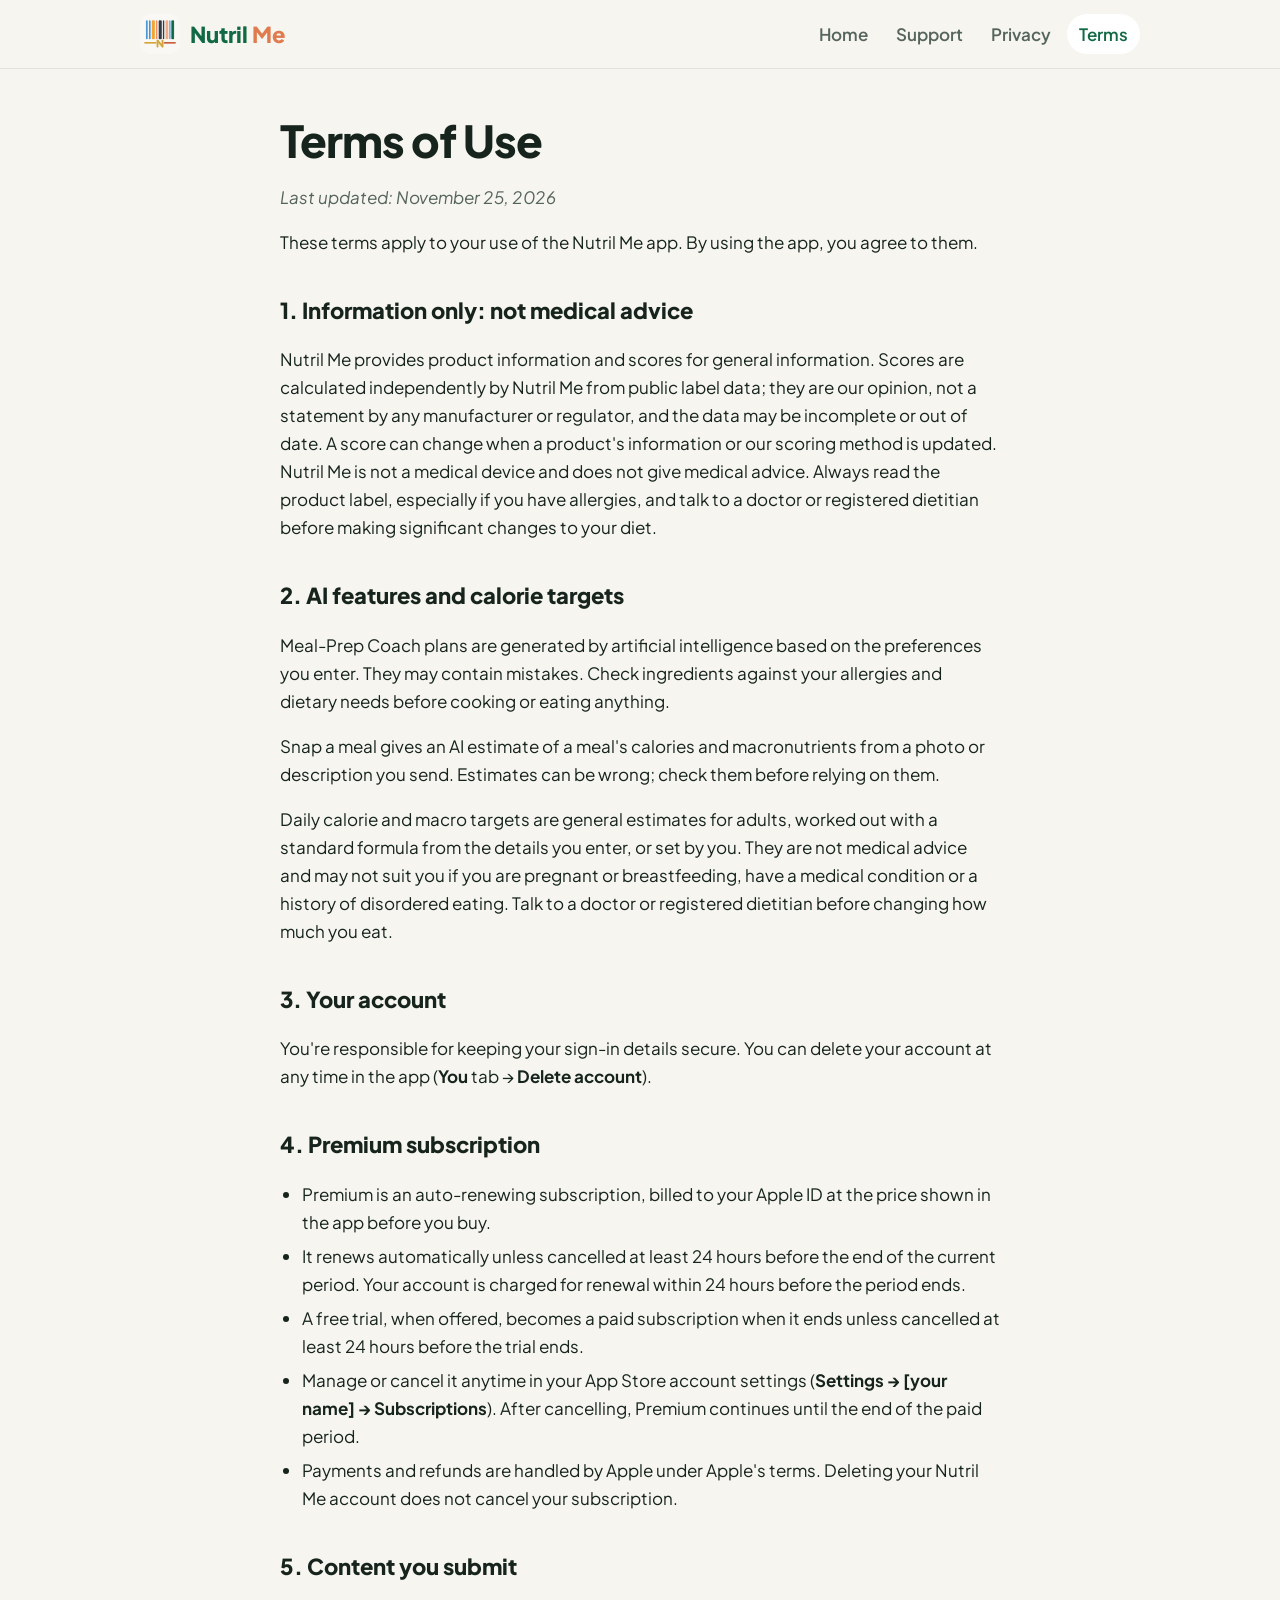
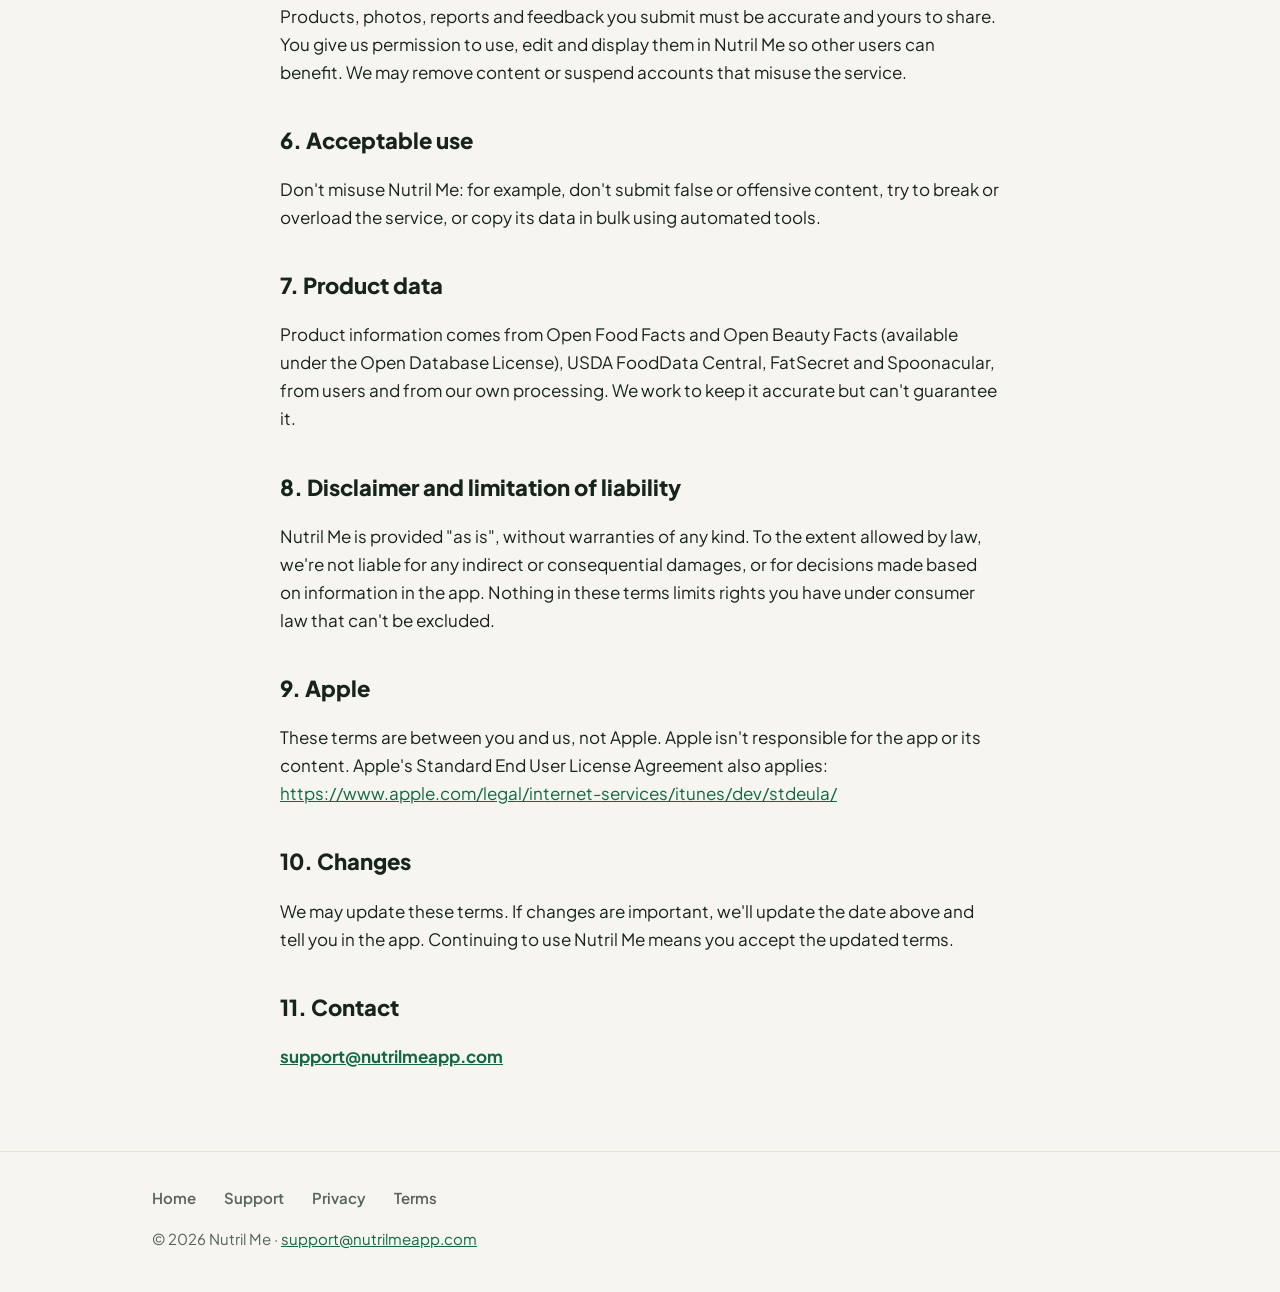
<file: terms/index.html>
<!doctype html>
<html lang="en">
<head>
<meta charset="utf-8">
<meta name="viewport" content="width=device-width, initial-scale=1">
<title>Terms of Use | Nutril Me</title>
<meta name="description" content="Terms of Use for the Nutril Me app and Premium subscription.">
<link rel="icon" href="/icon.png">
<link rel="apple-touch-icon" href="/icon.png">
<meta property="og:title" content="Terms of Use | Nutril Me">
<meta property="og:description" content="Terms of Use for the Nutril Me app and Premium subscription.">
<meta property="og:image" content="https://nutrilmeapp.com/hero.jpg">
<link rel="preconnect" href="https://fonts.googleapis.com">
<link rel="preconnect" href="https://fonts.gstatic.com" crossorigin>
<link href="https://fonts.googleapis.com/css2?family=Plus+Jakarta+Sans:wght@400;600;700;800&display=swap" rel="stylesheet">
<link rel="stylesheet" href="/style.css">
</head>
<body>
<header class="top">
  <div class="wrap bar">
    <a class="brand" href="/"><img src="/icon.png" alt="" width="40" height="40"><span><b>Nutril</b> <i>Me</i></span></a>
    <nav><a href="/">Home</a><a href="/support/">Support</a><a href="/privacy/">Privacy</a><a href="/terms/" aria-current="page">Terms</a></nav>
  </div>
</header>
<main class="wrap doc">
<h1>Terms of Use</h1>
<p><em>Last updated: November 25, 2026</em></p>
<p>These terms apply to your use of the Nutril Me app. By using the app, you agree to them.</p>
<h2>1. Information only: not medical advice</h2>
<p>Nutril Me provides product information and scores for general information. Scores are calculated independently by Nutril Me from public label data; they are our opinion, not a statement by any manufacturer or regulator, and the data may be incomplete or out of date. A score can change when a product&#39;s information or our scoring method is updated. Nutril Me is not a medical device and does not give medical advice. Always read the product label, especially if you have allergies, and talk to a doctor or registered dietitian before making significant changes to your diet.</p>
<h2>2. AI features and calorie targets</h2>
<p>Meal-Prep Coach plans are generated by artificial intelligence based on the preferences you enter. They may contain mistakes. Check ingredients against your allergies and dietary needs before cooking or eating anything.</p>
<p>Snap a meal gives an AI estimate of a meal&#39;s calories and macronutrients from a photo or description you send. Estimates can be wrong; check them before relying on them.</p>
<p>Daily calorie and macro targets are general estimates for adults, worked out with a standard formula from the details you enter, or set by you. They are not medical advice and may not suit you if you are pregnant or breastfeeding, have a medical condition or a history of disordered eating. Talk to a doctor or registered dietitian before changing how much you eat.</p>
<h2>3. Your account</h2>
<p>You&#39;re responsible for keeping your sign-in details secure. You can delete your account at any time in the app (<strong>You</strong> tab → <strong>Delete account</strong>).</p>
<h2>4. Premium subscription</h2>
<ul>
<li>Premium is an auto-renewing subscription, billed to your Apple ID at the price shown in the app before you buy.</li>
<li>It renews automatically unless cancelled at least 24 hours before the end of the current period. Your account is charged for renewal within 24 hours before the period ends.</li>
<li>A free trial, when offered, becomes a paid subscription when it ends unless cancelled at least 24 hours before the trial ends.</li>
<li>Manage or cancel it anytime in your App Store account settings (<strong>Settings → [your name] → Subscriptions</strong>). After cancelling, Premium continues until the end of the paid period.</li>
<li>Payments and refunds are handled by Apple under Apple&#39;s terms. Deleting your Nutril Me account does not cancel your subscription.</li>
</ul>
<h2>5. Content you submit</h2>
<p>Products, photos, reports and feedback you submit must be accurate and yours to share. You give us permission to use, edit and display them in Nutril Me so other users can benefit. We may remove content or suspend accounts that misuse the service.</p>
<h2>6. Acceptable use</h2>
<p>Don&#39;t misuse Nutril Me: for example, don&#39;t submit false or offensive content, try to break or overload the service, or copy its data in bulk using automated tools.</p>
<h2>7. Product data</h2>
<p>Product information comes from Open Food Facts and Open Beauty Facts (available under the Open Database License), USDA FoodData Central, FatSecret and Spoonacular, from users and from our own processing. We work to keep it accurate but can&#39;t guarantee it.</p>
<h2>8. Disclaimer and limitation of liability</h2>
<p>Nutril Me is provided &quot;as is&quot;, without warranties of any kind. To the extent allowed by law, we&#39;re not liable for any indirect or consequential damages, or for decisions made based on information in the app. Nothing in these terms limits rights you have under consumer law that can&#39;t be excluded.</p>
<h2>9. Apple</h2>
<p>These terms are between you and us, not Apple. Apple isn&#39;t responsible for the app or its content. Apple&#39;s Standard End User License Agreement also applies: <a href="https://www.apple.com/legal/internet-services/itunes/dev/stdeula/">https://www.apple.com/legal/internet-services/itunes/dev/stdeula/</a></p>
<h2>10. Changes</h2>
<p>We may update these terms. If changes are important, we&#39;ll update the date above and tell you in the app. Continuing to use Nutril Me means you accept the updated terms.</p>
<h2>11. Contact</h2>
<p><strong><a href="mailto:support@nutrilmeapp.com">support@nutrilmeapp.com</a></strong></p>

</main>
<footer class="foot">
  <div class="wrap">
    <nav><a href="/">Home</a><a href="/support/">Support</a><a href="/privacy/">Privacy</a><a href="/terms/">Terms</a></nav>
    <p>© 2026 Nutril Me · <a href="mailto:support@nutrilmeapp.com">support@nutrilmeapp.com</a></p>
  </div>
</footer>
</body>
</html>
</file>
<file: style.css>
:root {
  --bg: #F6F5EF;
  --card: #FFFFFF;
  --text: #16241D;
  --muted: #55645C;
  --line: #E3E1D8;
  --green: #106943;
  --green-bright: #14955F;
  --terracotta: #E07A4F;
}
@media (prefers-color-scheme: dark) {
  :root {
    --bg: #121714;
    --card: #1B221E;
    --text: #EEF2EF;
    --muted: #A7B3AC;
    --line: #2C3630;
    --green: #47C08A;
    --green-bright: #47C08A;
  }
}
* { box-sizing: border-box; }
[hidden] { display: none !important; }
html { -webkit-text-size-adjust: 100%; }
body {
  margin: 0;
  background: var(--bg);
  color: var(--text);
  font: 17px/1.65 "Plus Jakarta Sans", system-ui, -apple-system, "Segoe UI", sans-serif;
}
a { color: var(--green); }
.wrap { max-width: 1040px; margin: 0 auto; padding: 0 20px; }

.top { border-bottom: 1px solid var(--line); background: var(--bg); position: sticky; top: 0; z-index: 1; }
.bar { display: flex; align-items: center; justify-content: space-between; gap: 16px; min-height: 68px; flex-wrap: wrap; }
.brand { display: flex; align-items: center; gap: 10px; text-decoration: none; font-size: 22px; }
.brand img { border-radius: 10px; }
.brand b { color: var(--green); font-weight: 800; }
.brand i { color: var(--terracotta); font-style: normal; font-weight: 800; }
nav { display: flex; gap: 4px; flex-wrap: wrap; }
nav a { text-decoration: none; color: var(--muted); font-weight: 600; padding: 6px 12px; border-radius: 999px; }
nav a:hover { color: var(--text); background: var(--card); }
nav a[aria-current="page"] { color: var(--green); background: var(--card); }

main.wrap { padding-top: 48px; padding-bottom: 64px; }
h1 { font-size: clamp(34px, 6vw, 56px); line-height: 1.08; letter-spacing: -1px; margin: 0 0 18px; font-weight: 800; }
h2 { font-size: 22px; margin: 36px 0 8px; font-weight: 800; }
p, li { color: var(--text); }
em { color: var(--muted); }
ul { padding-left: 22px; }
li { margin: 6px 0; }

.doc { max-width: 760px; }
.doc h1 { font-size: clamp(32px, 5vw, 44px); }
.doc p strong:only-child { color: var(--text); }

.table { overflow-x: auto; margin: 16px 0; border: 1px solid var(--line); border-radius: 14px; background: var(--card); }
table { border-collapse: collapse; width: 100%; font-size: 15px; }
th, td { text-align: left; padding: 10px 14px; border-bottom: 1px solid var(--line); vertical-align: top; }
tr:last-child td { border-bottom: 0; }
th { color: var(--muted); font-weight: 700; }

.hero { display: grid; grid-template-columns: minmax(0, 1fr) 340px; gap: 48px; align-items: start; }
.hero > * { min-width: 0; }
.hero h1 { color: var(--green-bright); }
.hero .shot { width: 100%; height: auto; border-radius: 28px; box-shadow: 0 30px 70px rgba(20, 40, 30, .18); position: sticky; top: 100px; }
.store {
  display: inline-block; margin: 8px 0 4px; padding: 12px 22px; border-radius: 999px;
  background: var(--text); color: var(--bg); font-weight: 700;
}
@media (max-width: 820px) {
  .hero { grid-template-columns: minmax(0, 1fr); }
  .hero .shot { position: static; max-width: 320px; margin: 0 auto; }
}

.foot { border-top: 1px solid var(--line); padding: 28px 0 40px; font-size: 15px; }
.foot p { color: var(--muted); margin: 10px 0 0; padding: 0 12px; }

/* /confirmed/: landing page for "Confirm your email" links */
.confirm { max-width: 520px; margin: 24px auto; text-align: center; background: var(--card); border: 1px solid var(--line); border-radius: 28px; padding: 40px 28px; }
.confirm h1 { font-size: clamp(28px, 6vw, 36px); }
.confirm p { color: var(--muted); }
.confirm .muted { font-size: 15px; }
.confirm-icon { width: 76px; height: 76px; margin: 0 auto 18px; display: block; }
.confirm-icon.ok circle:first-child { fill: var(--green-bright); }
.confirm-icon.bad circle:first-child { fill: var(--terracotta); }
.confirm .bad, .confirm.failed .ok { display: none; }
.confirm.failed .bad { display: block; }
.open-app { text-decoration: none; margin-top: 12px; }

/* /reset/: "Set a new password" page for reset-password email links */
.reset form { text-align: start; margin-top: 18px; }
.reset label { display: block; font-weight: 700; margin: 14px 0 6px; }
.reset input {
  width: 100%; box-sizing: border-box; font: inherit; font-size: 17px; padding: 12px 14px;
  border: 1px solid var(--line); border-radius: 14px; background: var(--bg); color: var(--text);
}
.reset input:focus { outline: 2px solid var(--green); outline-offset: 1px; }
.reset .hint { color: var(--muted); font-size: 15px; margin: 8px 0 0; }
.reset .error { color: #C0392B; font-size: 15px; margin: 10px 0 0; }
.reset button.store { width: 100%; border: 0; cursor: pointer; margin-top: 18px; font: inherit; font-weight: 700; }
.reset button.store:disabled { opacity: 0.6; cursor: default; }
</file>
